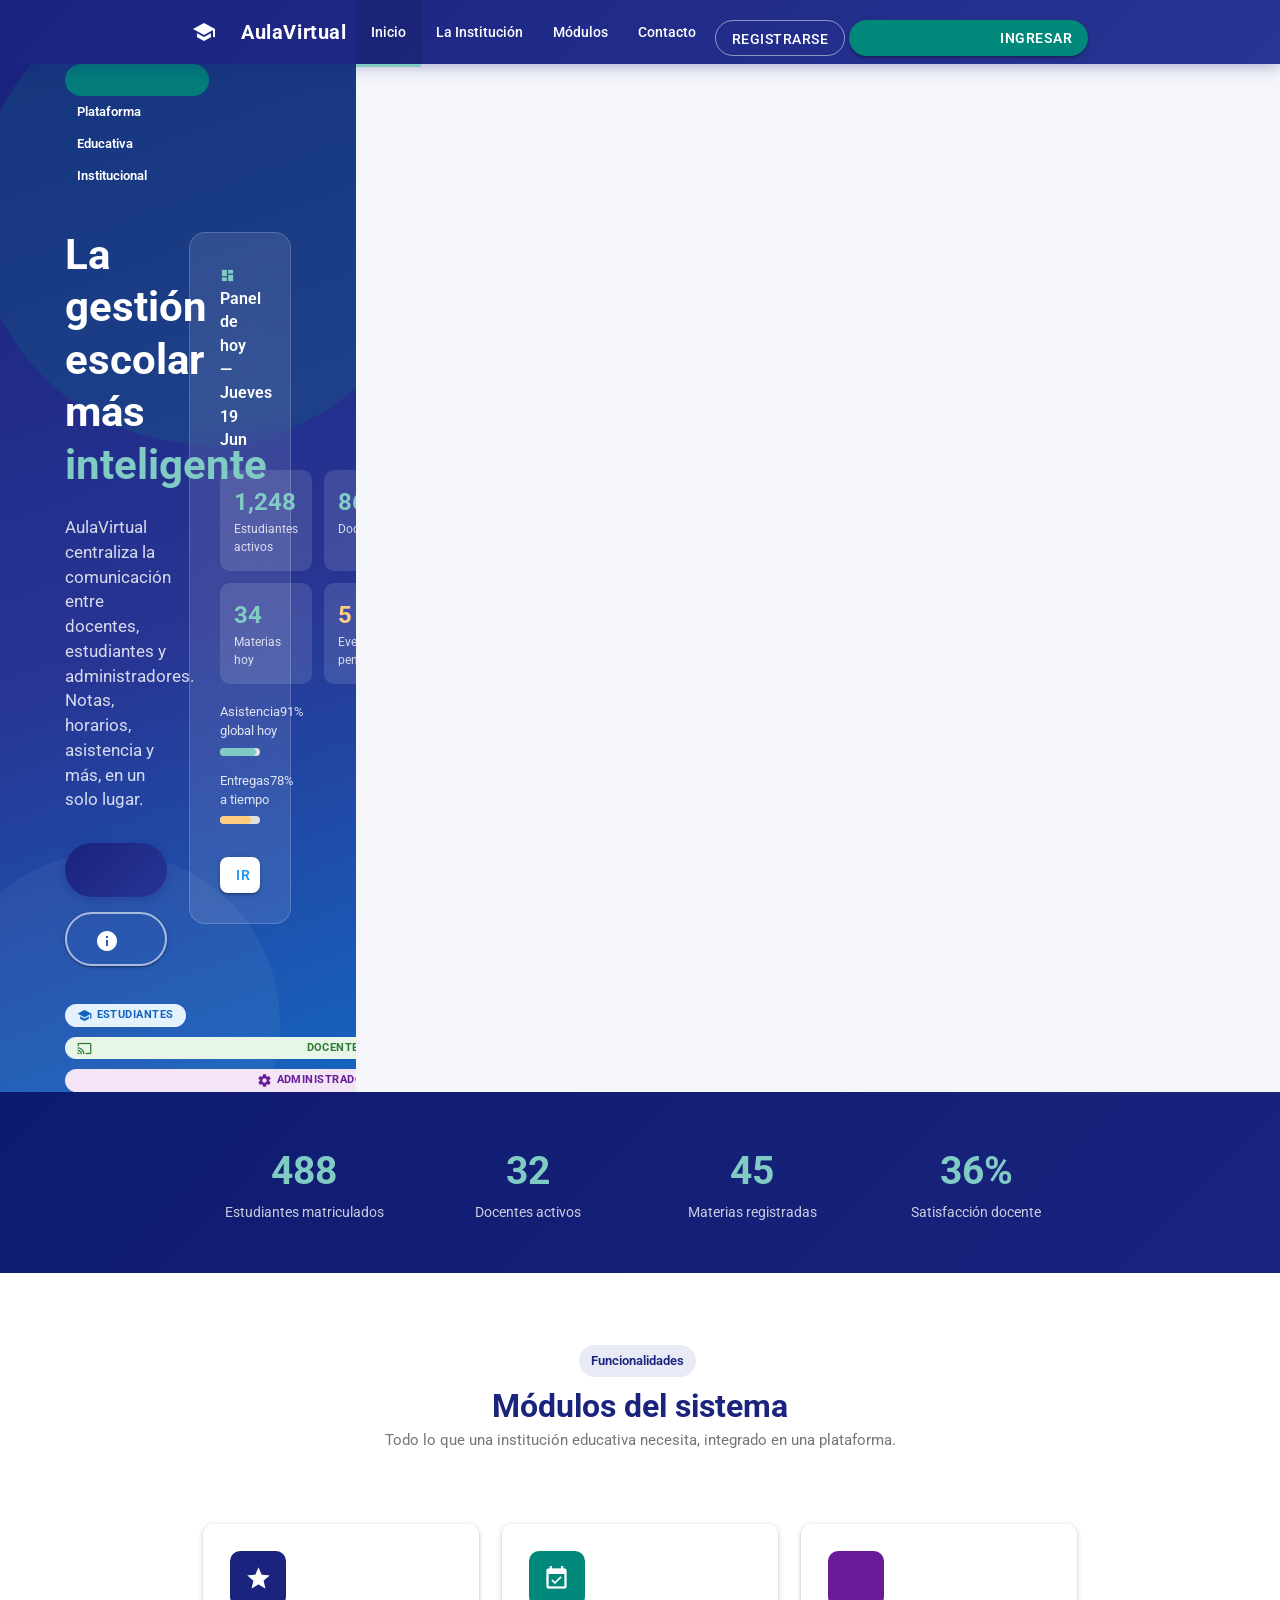
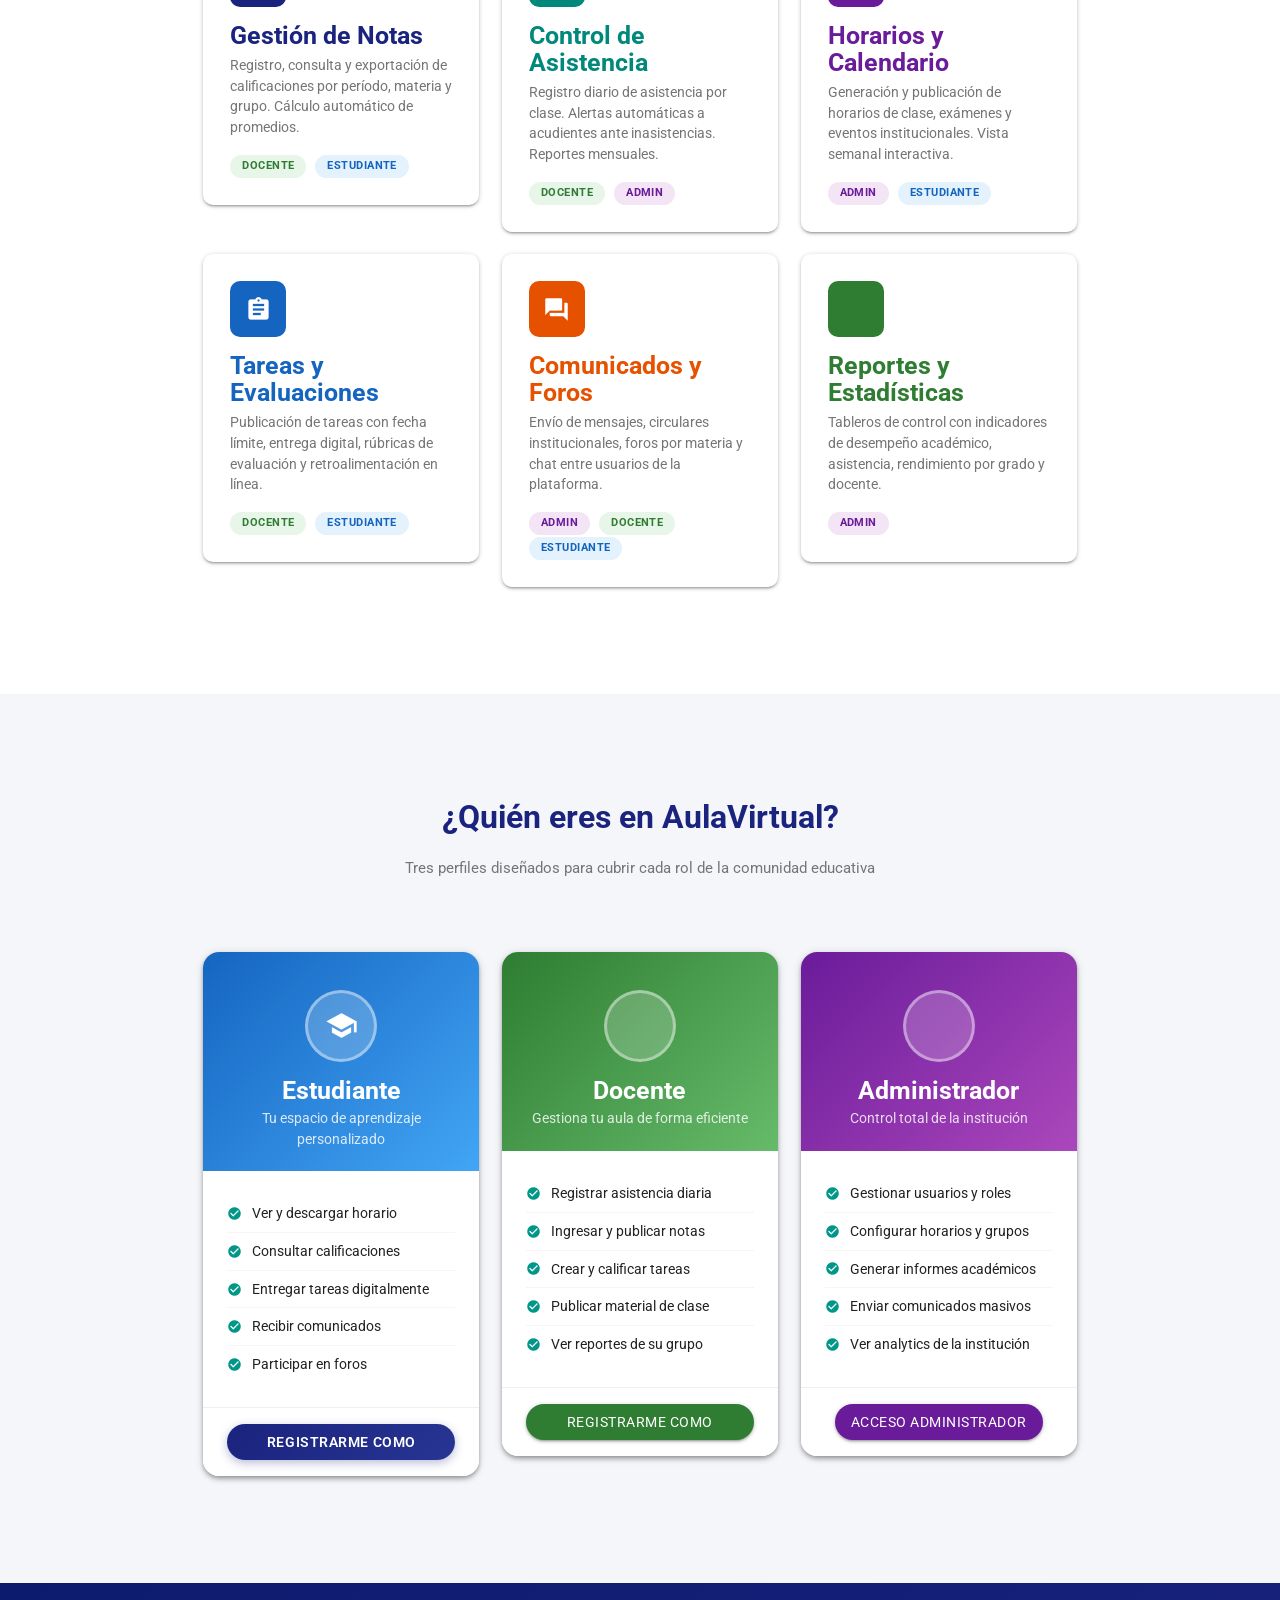
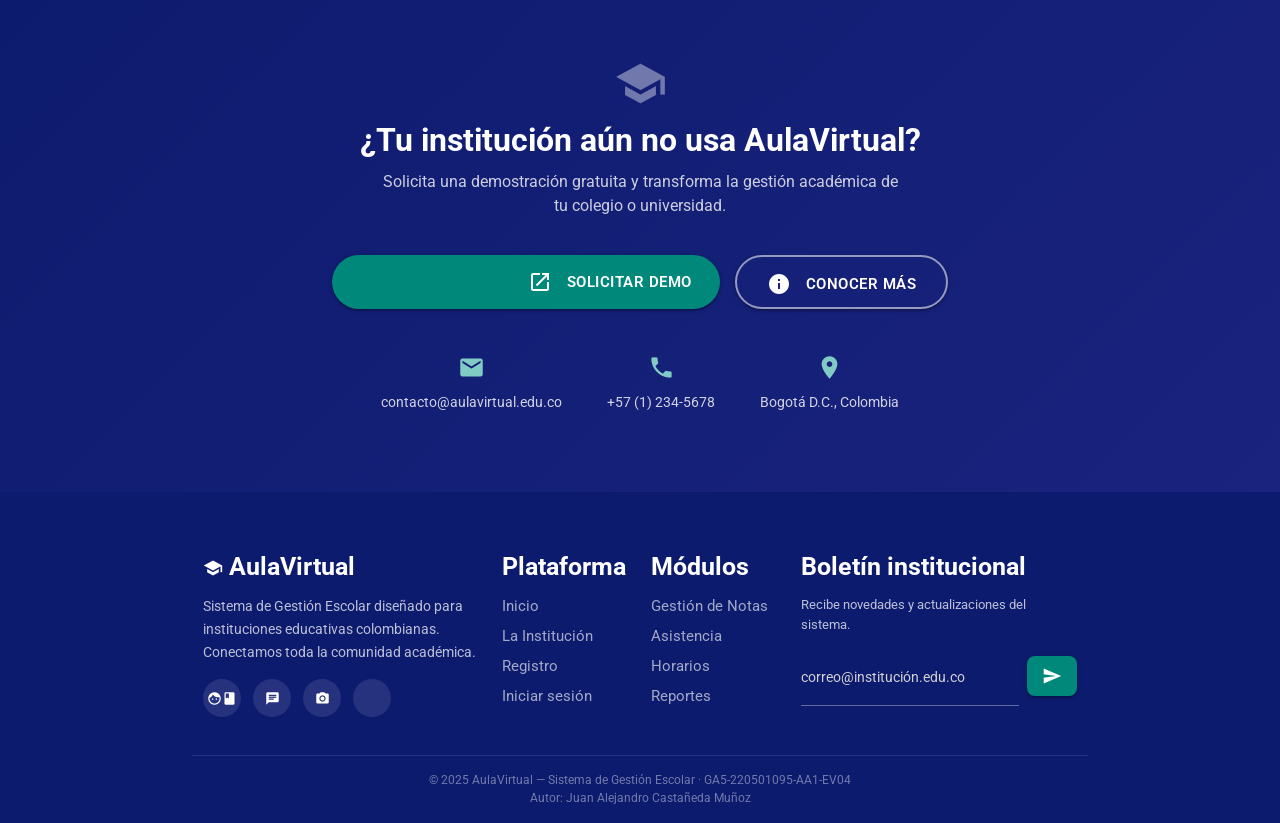
<file: index.html>
<!DOCTYPE html>
<html lang="es">
<head>
  <meta charset="UTF-8">
  <meta name="viewport" content="width=device-width, initial-scale=1.0">
  <meta name="author" content="Juan Alejandro Castañeda Muñoz">
  <meta name="description" content="AulaVirtual — Sistema de Gestión Escolar. Conectando docentes, estudiantes y administradores.">
  <title>AulaVirtual | Sistema de Gestión Escolar</title>
  <link href="https://fonts.googleapis.com/icon?family=Material+Icons" rel="stylesheet">
  <link href="https://fonts.googleapis.com/css2?family=Roboto:wght@300;400;500;700&display=swap" rel="stylesheet">
  <link rel="stylesheet" href="https://cdnjs.cloudflare.com/ajax/libs/materialize/1.0.0/css/materialize.min.css">
  <link rel="stylesheet" href="css/estilos.css">
</head>
<body>

<!-- ── SIDENAV MÓVIL ─────────────────────────────────────── -->
<ul class="sidenav" id="side-nav">
  <li>
    <div style="background:linear-gradient(135deg,#1A237E,#283593);padding:2rem 1.5rem;">
      <i class="material-icons white-text" style="font-size:2.4rem;">school</i>
      <h5 class="white-text" style="margin:.5rem 0 0;font-weight:700;">AulaVirtual</h5>
      <p class="white-text" style="margin:0;font-size:.82rem;opacity:.8;">Sistema de Gestión Escolar</p>
    </div>
  </li>
  <li><a href="index.html"     class="waves-effect"><i class="material-icons">home</i>Inicio</a></li>
  <li><a href="informacion.html" class="waves-effect"><i class="material-icons">info</i>La Institución</a></li>
  <li><a href="registro.html"  class="waves-effect"><i class="material-icons">person_add</i>Registro</a></li>
  <li><a href="login.html"     class="waves-effect"><i class="material-icons">login</i>Iniciar sesión</a></li>
  <li><div class="divider"></div></li>
  <li><a href="#modulos"       class="waves-effect"><i class="material-icons">dashboard</i>Módulos</a></li>
  <li><a href="#roles"         class="waves-effect"><i class="material-icons">groups</i>Tipos de usuario</a></li>
  <li><a href="#contacto"      class="waves-effect"><i class="material-icons">contact_mail</i>Contacto</a></li>
</ul>

<!-- ── NAVBAR PRINCIPAL ──────────────────────────────────── -->
<nav class="av-nav">
  <div class="nav-wrapper container">
    <a href="#" data-target="side-nav" class="sidenav-trigger">
      <i class="material-icons">menu</i>
    </a>
    <a href="index.html" class="brand-logo">
      <i class="material-icons">school</i> AulaVirtual
    </a>
    <ul class="right hide-on-med-and-down">
      <li class="active"><a href="index.html">Inicio</a></li>
      <li><a href="informacion.html">La Institución</a></li>
      <li><a href="#modulos">Módulos</a></li>
      <li><a href="#contacto">Contacto</a></li>
      <li>
        <a href="registro.html"
           class="btn btn-flat white-text waves-effect btn-pill"
           style="border:1.5px solid rgba(255,255,255,.5);margin:10px 4px 0;">
          Registrarse
        </a>
      </li>
      <li>
        <a href="login.html"
           class="btn waves-effect waves-light btn-pill btn-accent"
           style="margin:10px 0 0;">
          <i class="material-icons left">login</i>Ingresar
        </a>
      </li>
    </ul>
  </div>
</nav>

<!-- ── HERO ───────────────────────────────────────────────── -->
<section class="av-hero" id="inicio">
  <div class="container">
    <div class="row valign-wrapper" style="margin:0;">

      <!-- Texto -->
      <div class="col s12 l6 hero-content fade-up">
        <div class="chip white-text" style="background:rgba(0,137,123,.85);font-weight:600;margin-bottom:1.2rem;">
          <i class="material-icons tiny" style="vertical-align:middle;">verified</i>
          Plataforma Educativa Institucional
        </div>
        <h1>La gestión escolar<br>más <em>inteligente</em></h1>
        <p class="lead">
          AulaVirtual centraliza la comunicación entre docentes, estudiantes y administradores.
          Notas, horarios, asistencia y más, en un solo lugar.
        </p>
        <div style="display:flex;gap:1rem;flex-wrap:wrap;">
          <a href="registro.html"
             class="btn-large waves-effect waves-light btn-av btn-pill fade-up d1">
            <i class="material-icons left">rocket_launch</i>Crear cuenta
          </a>
          <a href="informacion.html"
             class="btn-large waves-effect white-text btn-pill btn-outline fade-up d2"
             style="border-color:rgba(255,255,255,.6)!important;color:#fff!important;">
            <i class="material-icons left">info</i>Conocer más
          </a>
        </div>

        <!-- Badges de roles -->
        <div style="display:flex;gap:10px;flex-wrap:wrap;margin-top:2.5rem;" class="fade-up d3">
          <span class="role-badge role-student"><i class="material-icons tiny">school</i>Estudiantes</span>
          <span class="role-badge role-teacher"><i class="material-icons tiny">cast_for_education</i>Docentes</span>
          <span class="role-badge role-admin"  ><i class="material-icons tiny">admin_panel_settings</i>Administradores</span>
        </div>
      </div>

      <!-- Panel visual -->
      <div class="col l6 hide-on-med-and-down fade-up d2">
        <div style="background:rgba(255,255,255,.1);backdrop-filter:blur(14px);border:1px solid rgba(255,255,255,.18);border-radius:16px;padding:2rem;color:#fff;">
          <p style="font-weight:600;font-size:1.05rem;margin:0 0 1.2rem;">
            <i class="material-icons tiny" style="vertical-align:middle;color:#80CBC4;">dashboard</i>
            Panel de hoy — Jueves 19 Jun
          </p>

          <!-- Mini tarjetas -->
          <div style="display:grid;grid-template-columns:1fr 1fr;gap:12px;margin-bottom:1.2rem;">
            <div style="background:rgba(255,255,255,.12);border-radius:10px;padding:14px;">
              <div style="font-size:1.6rem;font-weight:700;color:#80CBC4;">1,248</div>
              <div style="font-size:.82rem;opacity:.8;">Estudiantes activos</div>
            </div>
            <div style="background:rgba(255,255,255,.12);border-radius:10px;padding:14px;">
              <div style="font-size:1.6rem;font-weight:700;color:#80CBC4;">86</div>
              <div style="font-size:.82rem;opacity:.8;">Docentes</div>
            </div>
            <div style="background:rgba(255,255,255,.12);border-radius:10px;padding:14px;">
              <div style="font-size:1.6rem;font-weight:700;color:#80CBC4;">34</div>
              <div style="font-size:.82rem;opacity:.8;">Materias hoy</div>
            </div>
            <div style="background:rgba(255,255,255,.12);border-radius:10px;padding:14px;">
              <div style="font-size:1.6rem;font-weight:700;color:#FFCC80;">5</div>
              <div style="font-size:.82rem;opacity:.8;">Eventos pendientes</div>
            </div>
          </div>

          <!-- Progreso asistencia -->
          <div style="margin-bottom:.8rem;">
            <div class="progress-label white-text" style="opacity:.85;">
              <span>Asistencia global hoy</span><span>91%</span>
            </div>
            <div class="progress av-progress">
              <div class="determinate" style="width:91%;background:#80CBC4;"></div>
            </div>
          </div>
          <div>
            <div class="progress-label white-text" style="opacity:.85;">
              <span>Entregas a tiempo</span><span>78%</span>
            </div>
            <div class="progress av-progress">
              <div class="determinate" style="width:78%;background:#FFCC80;"></div>
            </div>
          </div>

          <a href="login.html" class="btn waves-effect white blue-text darken-3 waves-light"
             style="width:100%;margin-top:1.2rem;border-radius:8px;font-weight:600;">
            Ir a mi panel <i class="material-icons right">arrow_forward</i>
          </a>
        </div>
      </div>

    </div>
  </div>
</section>

<!-- ── ESTADÍSTICAS ───────────────────────────────────────── -->
<section class="av-stats">
  <div class="container">
    <div class="row" style="margin:0;">
      <div class="col s6 m3 stat-box">
        <span class="num" data-count="1248" data-suffix="">0</span>
        <span class="lbl">Estudiantes matriculados</span>
      </div>
      <div class="col s6 m3 stat-box">
        <span class="num" data-count="86" data-suffix="">0</span>
        <span class="lbl">Docentes activos</span>
      </div>
      <div class="col s6 m3 stat-box">
        <span class="num" data-count="120" data-suffix="">0</span>
        <span class="lbl">Materias registradas</span>
      </div>
      <div class="col s6 m3 stat-box">
        <span class="num" data-count="98" data-suffix="%">0%</span>
        <span class="lbl">Satisfacción docente</span>
      </div>
    </div>
  </div>
</section>

<!-- ── MÓDULOS DEL SISTEMA ────────────────────────────────── -->
<section style="padding:72px 0;background:#fff;" id="modulos">
  <div class="container">
    <div class="row">
      <div class="col s12 center-align">
        <div class="chip" style="background:#E8EAF6;color:#1A237E;font-weight:600;">Funcionalidades</div>
        <h2 style="font-size:2.1rem;font-weight:700;color:#1A237E;margin:.5rem 0 .3rem;">Módulos del sistema</h2>
        <p style="color:#757575;max-width:540px;margin:0 auto 3rem;">
          Todo lo que una institución educativa necesita, integrado en una plataforma.
        </p>
      </div>
    </div>
    <div class="row">

      <!-- Módulo 1 -->
      <div class="col s12 m6 l4">
        <div class="card module-card hoverable z-depth-1" style="padding:1.8rem;">
          <div class="module-card card-icon" style="background:#1A237E;">
            <i class="material-icons">grade</i>
          </div>
          <h5 style="font-weight:700;color:#1A237E;margin:.4rem 0;">Gestión de Notas</h5>
          <p style="color:#757575;font-size:.92rem;margin:0;">
            Registro, consulta y exportación de calificaciones por período, materia y grupo. Cálculo automático de promedios.
          </p>
          <div style="margin-top:1rem;">
            <span class="role-badge role-teacher" style="margin-right:5px;">Docente</span>
            <span class="role-badge role-student">Estudiante</span>
          </div>
        </div>
      </div>

      <!-- Módulo 2 -->
      <div class="col s12 m6 l4">
        <div class="card module-card hoverable z-depth-1" style="padding:1.8rem;">
          <div class="module-card card-icon" style="background:#00897B;">
            <i class="material-icons">event_available</i>
          </div>
          <h5 style="font-weight:700;color:#00897B;margin:.4rem 0;">Control de Asistencia</h5>
          <p style="color:#757575;font-size:.92rem;margin:0;">
            Registro diario de asistencia por clase. Alertas automáticas a acudientes ante inasistencias. Reportes mensuales.
          </p>
          <div style="margin-top:1rem;">
            <span class="role-badge role-teacher" style="margin-right:5px;">Docente</span>
            <span class="role-badge role-admin">Admin</span>
          </div>
        </div>
      </div>

      <!-- Módulo 3 -->
      <div class="col s12 m6 l4">
        <div class="card module-card hoverable z-depth-1" style="padding:1.8rem;">
          <div class="module-card card-icon" style="background:#6A1B9A;">
            <i class="material-icons">calendar_month</i>
          </div>
          <h5 style="font-weight:700;color:#6A1B9A;margin:.4rem 0;">Horarios y Calendario</h5>
          <p style="color:#757575;font-size:.92rem;margin:0;">
            Generación y publicación de horarios de clase, exámenes y eventos institucionales. Vista semanal interactiva.
          </p>
          <div style="margin-top:1rem;">
            <span class="role-badge role-admin" style="margin-right:5px;">Admin</span>
            <span class="role-badge role-student">Estudiante</span>
          </div>
        </div>
      </div>

      <!-- Módulo 4 -->
      <div class="col s12 m6 l4">
        <div class="card module-card hoverable z-depth-1" style="padding:1.8rem;">
          <div class="module-card card-icon" style="background:#1565C0;">
            <i class="material-icons">assignment</i>
          </div>
          <h5 style="font-weight:700;color:#1565C0;margin:.4rem 0;">Tareas y Evaluaciones</h5>
          <p style="color:#757575;font-size:.92rem;margin:0;">
            Publicación de tareas con fecha límite, entrega digital, rúbricas de evaluación y retroalimentación en línea.
          </p>
          <div style="margin-top:1rem;">
            <span class="role-badge role-teacher" style="margin-right:5px;">Docente</span>
            <span class="role-badge role-student">Estudiante</span>
          </div>
        </div>
      </div>

      <!-- Módulo 5 -->
      <div class="col s12 m6 l4">
        <div class="card module-card hoverable z-depth-1" style="padding:1.8rem;">
          <div class="module-card card-icon" style="background:#E65100;">
            <i class="material-icons">forum</i>
          </div>
          <h5 style="font-weight:700;color:#E65100;margin:.4rem 0;">Comunicados y Foros</h5>
          <p style="color:#757575;font-size:.92rem;margin:0;">
            Envío de mensajes, circulares institucionales, foros por materia y chat entre usuarios de la plataforma.
          </p>
          <div style="margin-top:1rem;">
            <span class="role-badge role-admin" style="margin-right:5px;">Admin</span>
            <span class="role-badge role-teacher" style="margin-right:5px;">Docente</span>
            <span class="role-badge role-student">Estudiante</span>
          </div>
        </div>
      </div>

      <!-- Módulo 6 -->
      <div class="col s12 m6 l4">
        <div class="card module-card hoverable z-depth-1" style="padding:1.8rem;">
          <div class="module-card card-icon" style="background:#2E7D32;">
            <i class="material-icons">bar_chart</i>
          </div>
          <h5 style="font-weight:700;color:#2E7D32;margin:.4rem 0;">Reportes y Estadísticas</h5>
          <p style="color:#757575;font-size:.92rem;margin:0;">
            Tableros de control con indicadores de desempeño académico, asistencia, rendimiento por grado y docente.
          </p>
          <div style="margin-top:1rem;">
            <span class="role-badge role-admin">Admin</span>
          </div>
        </div>
      </div>

    </div>
  </div>
</section>

<!-- ── TIPOS DE USUARIO ───────────────────────────────────── -->
<section style="padding:72px 0;background:#F5F6FA;" id="roles">
  <div class="container">
    <div class="row">
      <div class="col s12 center-align">
        <h2 style="font-size:2.1rem;font-weight:700;color:#1A237E;">¿Quién eres en AulaVirtual?</h2>
        <p style="color:#757575;max-width:520px;margin:.3rem auto 3rem;">
          Tres perfiles diseñados para cubrir cada rol de la comunidad educativa
        </p>
      </div>
    </div>
    <div class="row">

      <!-- Estudiante -->
      <div class="col s12 m4">
        <div class="card role-card z-depth-2">
          <div class="role-card-header" style="background:linear-gradient(135deg,#1565C0,#42A5F5);">
            <div class="role-avatar"><i class="material-icons">school</i></div>
            <h5>Estudiante</h5>
            <p>Tu espacio de aprendizaje personalizado</p>
          </div>
          <div class="card-content">
            <ul style="list-style:none;padding:0;margin:0;">
              <li style="padding:8px 0;border-bottom:1px solid #f5f5f5;display:flex;gap:10px;align-items:center;">
                <i class="material-icons tiny teal-text">check_circle</i>
                <span style="font-size:.92rem;">Ver y descargar horario</span>
              </li>
              <li style="padding:8px 0;border-bottom:1px solid #f5f5f5;display:flex;gap:10px;align-items:center;">
                <i class="material-icons tiny teal-text">check_circle</i>
                <span style="font-size:.92rem;">Consultar calificaciones</span>
              </li>
              <li style="padding:8px 0;border-bottom:1px solid #f5f5f5;display:flex;gap:10px;align-items:center;">
                <i class="material-icons tiny teal-text">check_circle</i>
                <span style="font-size:.92rem;">Entregar tareas digitalmente</span>
              </li>
              <li style="padding:8px 0;border-bottom:1px solid #f5f5f5;display:flex;gap:10px;align-items:center;">
                <i class="material-icons tiny teal-text">check_circle</i>
                <span style="font-size:.92rem;">Recibir comunicados</span>
              </li>
              <li style="padding:8px 0;display:flex;gap:10px;align-items:center;">
                <i class="material-icons tiny teal-text">check_circle</i>
                <span style="font-size:.92rem;">Participar en foros</span>
              </li>
            </ul>
          </div>
          <div class="card-action center-align" style="border-top:1px solid #f0f0f0;">
            <a href="registro.html" class="btn waves-effect waves-light btn-av btn-pill">
              Registrarme como estudiante
            </a>
          </div>
        </div>
      </div>

      <!-- Docente -->
      <div class="col s12 m4">
        <div class="card role-card z-depth-2">
          <div class="role-card-header" style="background:linear-gradient(135deg,#2E7D32,#66BB6A);">
            <div class="role-avatar"><i class="material-icons">cast_for_education</i></div>
            <h5>Docente</h5>
            <p>Gestiona tu aula de forma eficiente</p>
          </div>
          <div class="card-content">
            <ul style="list-style:none;padding:0;margin:0;">
              <li style="padding:8px 0;border-bottom:1px solid #f5f5f5;display:flex;gap:10px;align-items:center;">
                <i class="material-icons tiny teal-text">check_circle</i>
                <span style="font-size:.92rem;">Registrar asistencia diaria</span>
              </li>
              <li style="padding:8px 0;border-bottom:1px solid #f5f5f5;display:flex;gap:10px;align-items:center;">
                <i class="material-icons tiny teal-text">check_circle</i>
                <span style="font-size:.92rem;">Ingresar y publicar notas</span>
              </li>
              <li style="padding:8px 0;border-bottom:1px solid #f5f5f5;display:flex;gap:10px;align-items:center;">
                <i class="material-icons tiny teal-text">check_circle</i>
                <span style="font-size:.92rem;">Crear y calificar tareas</span>
              </li>
              <li style="padding:8px 0;border-bottom:1px solid #f5f5f5;display:flex;gap:10px;align-items:center;">
                <i class="material-icons tiny teal-text">check_circle</i>
                <span style="font-size:.92rem;">Publicar material de clase</span>
              </li>
              <li style="padding:8px 0;display:flex;gap:10px;align-items:center;">
                <i class="material-icons tiny teal-text">check_circle</i>
                <span style="font-size:.92rem;">Ver reportes de su grupo</span>
              </li>
            </ul>
          </div>
          <div class="card-action center-align" style="border-top:1px solid #f0f0f0;">
            <a href="registro.html" class="btn waves-effect waves-light btn-pill"
               style="background:#2E7D32;">
              Registrarme como docente
            </a>
          </div>
        </div>
      </div>

      <!-- Administrador -->
      <div class="col s12 m4">
        <div class="card role-card z-depth-2">
          <div class="role-card-header" style="background:linear-gradient(135deg,#6A1B9A,#AB47BC);">
            <div class="role-avatar"><i class="material-icons">admin_panel_settings</i></div>
            <h5>Administrador</h5>
            <p>Control total de la institución</p>
          </div>
          <div class="card-content">
            <ul style="list-style:none;padding:0;margin:0;">
              <li style="padding:8px 0;border-bottom:1px solid #f5f5f5;display:flex;gap:10px;align-items:center;">
                <i class="material-icons tiny teal-text">check_circle</i>
                <span style="font-size:.92rem;">Gestionar usuarios y roles</span>
              </li>
              <li style="padding:8px 0;border-bottom:1px solid #f5f5f5;display:flex;gap:10px;align-items:center;">
                <i class="material-icons tiny teal-text">check_circle</i>
                <span style="font-size:.92rem;">Configurar horarios y grupos</span>
              </li>
              <li style="padding:8px 0;border-bottom:1px solid #f5f5f5;display:flex;gap:10px;align-items:center;">
                <i class="material-icons tiny teal-text">check_circle</i>
                <span style="font-size:.92rem;">Generar informes académicos</span>
              </li>
              <li style="padding:8px 0;border-bottom:1px solid #f5f5f5;display:flex;gap:10px;align-items:center;">
                <i class="material-icons tiny teal-text">check_circle</i>
                <span style="font-size:.92rem;">Enviar comunicados masivos</span>
              </li>
              <li style="padding:8px 0;display:flex;gap:10px;align-items:center;">
                <i class="material-icons tiny teal-text">check_circle</i>
                <span style="font-size:.92rem;">Ver analytics de la institución</span>
              </li>
            </ul>
          </div>
          <div class="card-action center-align" style="border-top:1px solid #f0f0f0;">
            <a href="login.html" class="btn waves-effect waves-light btn-pill"
               style="background:#6A1B9A;">
              Acceso administrador
            </a>
          </div>
        </div>
      </div>

    </div>
  </div>
</section>

<!-- ── CTA + CONTACTO ─────────────────────────────────────── -->
<section style="background:linear-gradient(135deg,#0D1B6E,#1A237E);padding:5rem 0;text-align:center;" id="contacto">
  <div class="container">
    <i class="material-icons white-text" style="font-size:3.5rem;opacity:.4;">school</i>
    <h2 class="white-text" style="font-size:2.1rem;font-weight:700;margin:.5rem 0;">
      ¿Tu institución aún no usa AulaVirtual?
    </h2>
    <p class="white-text" style="opacity:.78;max-width:520px;margin:.8rem auto 2.5rem;font-size:1.05rem;">
      Solicita una demostración gratuita y transforma la gestión académica de tu colegio o universidad.
    </p>
    <div style="display:flex;gap:1rem;justify-content:center;flex-wrap:wrap;">
      <a href="registro.html" class="btn-large waves-effect waves-light btn-accent btn-pill">
        <i class="material-icons left">rocket_launch</i>Solicitar demo
      </a>
      <a href="informacion.html" class="btn-large waves-effect white-text btn-pill"
         style="border:2px solid rgba(255,255,255,.55);border-radius:99px;background:transparent;height:54px;line-height:54px;padding:0 2rem;font-weight:600;">
        <i class="material-icons left">info</i>Conocer más
      </a>
    </div>
    <div style="display:flex;justify-content:center;gap:3rem;margin-top:3rem;flex-wrap:wrap;">
      <div class="white-text" style="text-align:center;">
        <i class="material-icons" style="color:#80CBC4;font-size:1.8rem;">email</i>
        <p style="margin:.3rem 0;opacity:.8;font-size:.9rem;">contacto@aulavirtual.edu.co</p>
      </div>
      <div class="white-text" style="text-align:center;">
        <i class="material-icons" style="color:#80CBC4;font-size:1.8rem;">phone</i>
        <p style="margin:.3rem 0;opacity:.8;font-size:.9rem;">+57 (1) 234-5678</p>
      </div>
      <div class="white-text" style="text-align:center;">
        <i class="material-icons" style="color:#80CBC4;font-size:1.8rem;">location_on</i>
        <p style="margin:.3rem 0;opacity:.8;font-size:.9rem;">Bogotá D.C., Colombia</p>
      </div>
    </div>
  </div>
</section>

<!-- ── FOOTER ─────────────────────────────────────────────── -->
<footer class="av-footer">
  <div class="container">
    <div class="row">
      <div class="col s12 m4">
        <h5><i class="material-icons" style="vertical-align:middle;font-size:1.3rem;">school</i> AulaVirtual</h5>
        <p style="font-size:.9rem;line-height:1.7;">
          Sistema de Gestión Escolar diseñado para instituciones educativas colombianas.
          Conectamos toda la comunidad académica.
        </p>
        <div class="social-links" style="margin-top:1rem;">
          <a href="#" aria-label="Facebook"><i class="material-icons tiny">facebook</i></a>
          <a href="#" aria-label="Twitter"><i class="material-icons tiny">chat</i></a>
          <a href="#" aria-label="Instagram"><i class="material-icons tiny">photo_camera</i></a>
          <a href="#" aria-label="YouTube"><i class="material-icons tiny">smart_display</i></a>
        </div>
      </div>
      <div class="col s6 m2">
        <h5>Plataforma</h5>
        <a href="index.html">Inicio</a>
        <a href="informacion.html">La Institución</a>
        <a href="registro.html">Registro</a>
        <a href="login.html">Iniciar sesión</a>
      </div>
      <div class="col s6 m2">
        <h5>Módulos</h5>
        <a href="#">Gestión de Notas</a>
        <a href="#">Asistencia</a>
        <a href="#">Horarios</a>
        <a href="#">Reportes</a>
      </div>
      <div class="col s12 m4">
        <h5>Boletín institucional</h5>
        <p style="font-size:.88rem;">Recibe novedades y actualizaciones del sistema.</p>
        <div style="display:flex;gap:8px;margin-top:.8rem;">
          <input type="email" placeholder="correo@institución.edu.co"
                 style="border:none;border-bottom:1px solid rgba(255,255,255,.35);background:transparent;color:#fff;flex:1;outline:none;padding:6px 0;font-size:.9rem;">
          <button class="btn waves-effect btn-accent" style="height:40px;margin-top:8px;border-radius:8px;padding:0 1rem;">
            <i class="material-icons" style="line-height:40px;">send</i>
          </button>
        </div>
      </div>
    </div>
    <div class="footer-bottom">
      © 2025 AulaVirtual — Sistema de Gestión Escolar · GA5-220501095-AA1-EV04<br>Autor: Juan Alejandro Castañeda Muñoz
    </div>
  </div>
</footer>

<script src="https://cdnjs.cloudflare.com/ajax/libs/materialize/1.0.0/js/materialize.min.js"></script>
<script src="js/scripts.js"></script>
</body>
</html>
</file>
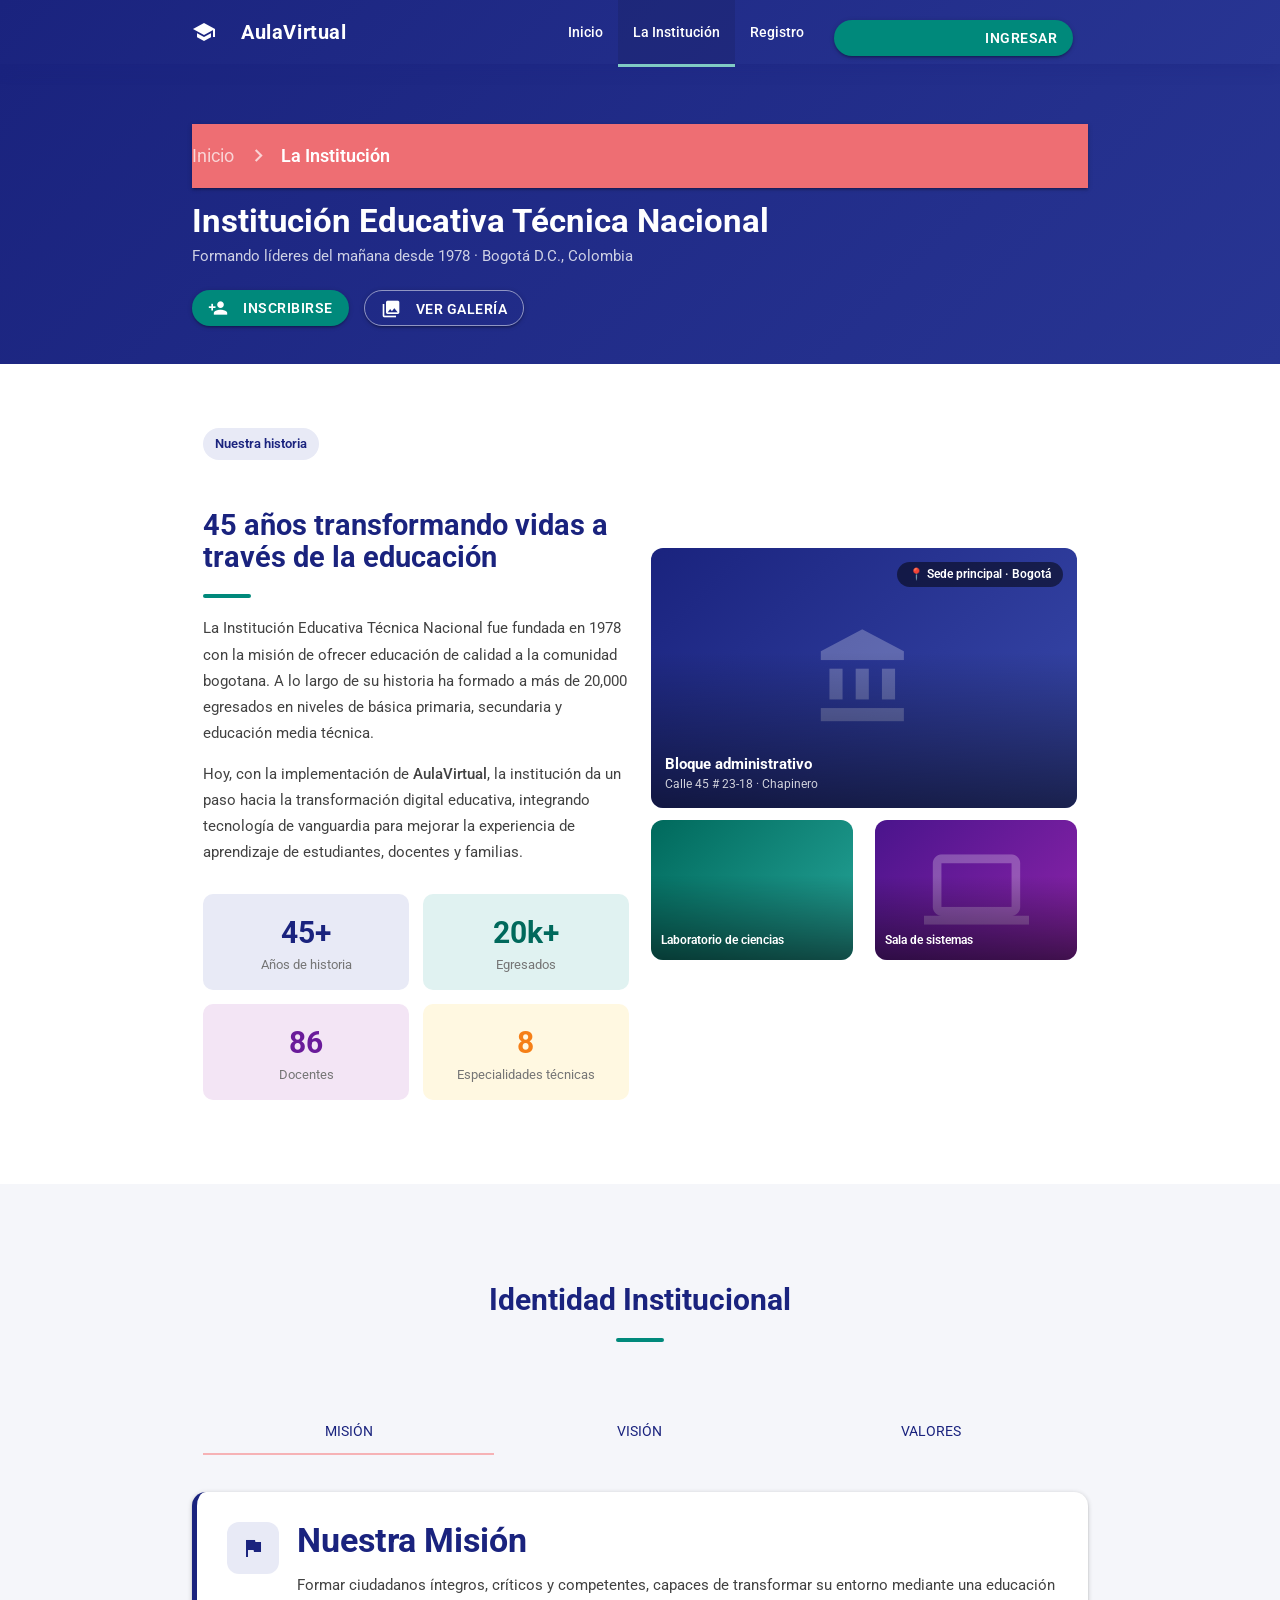
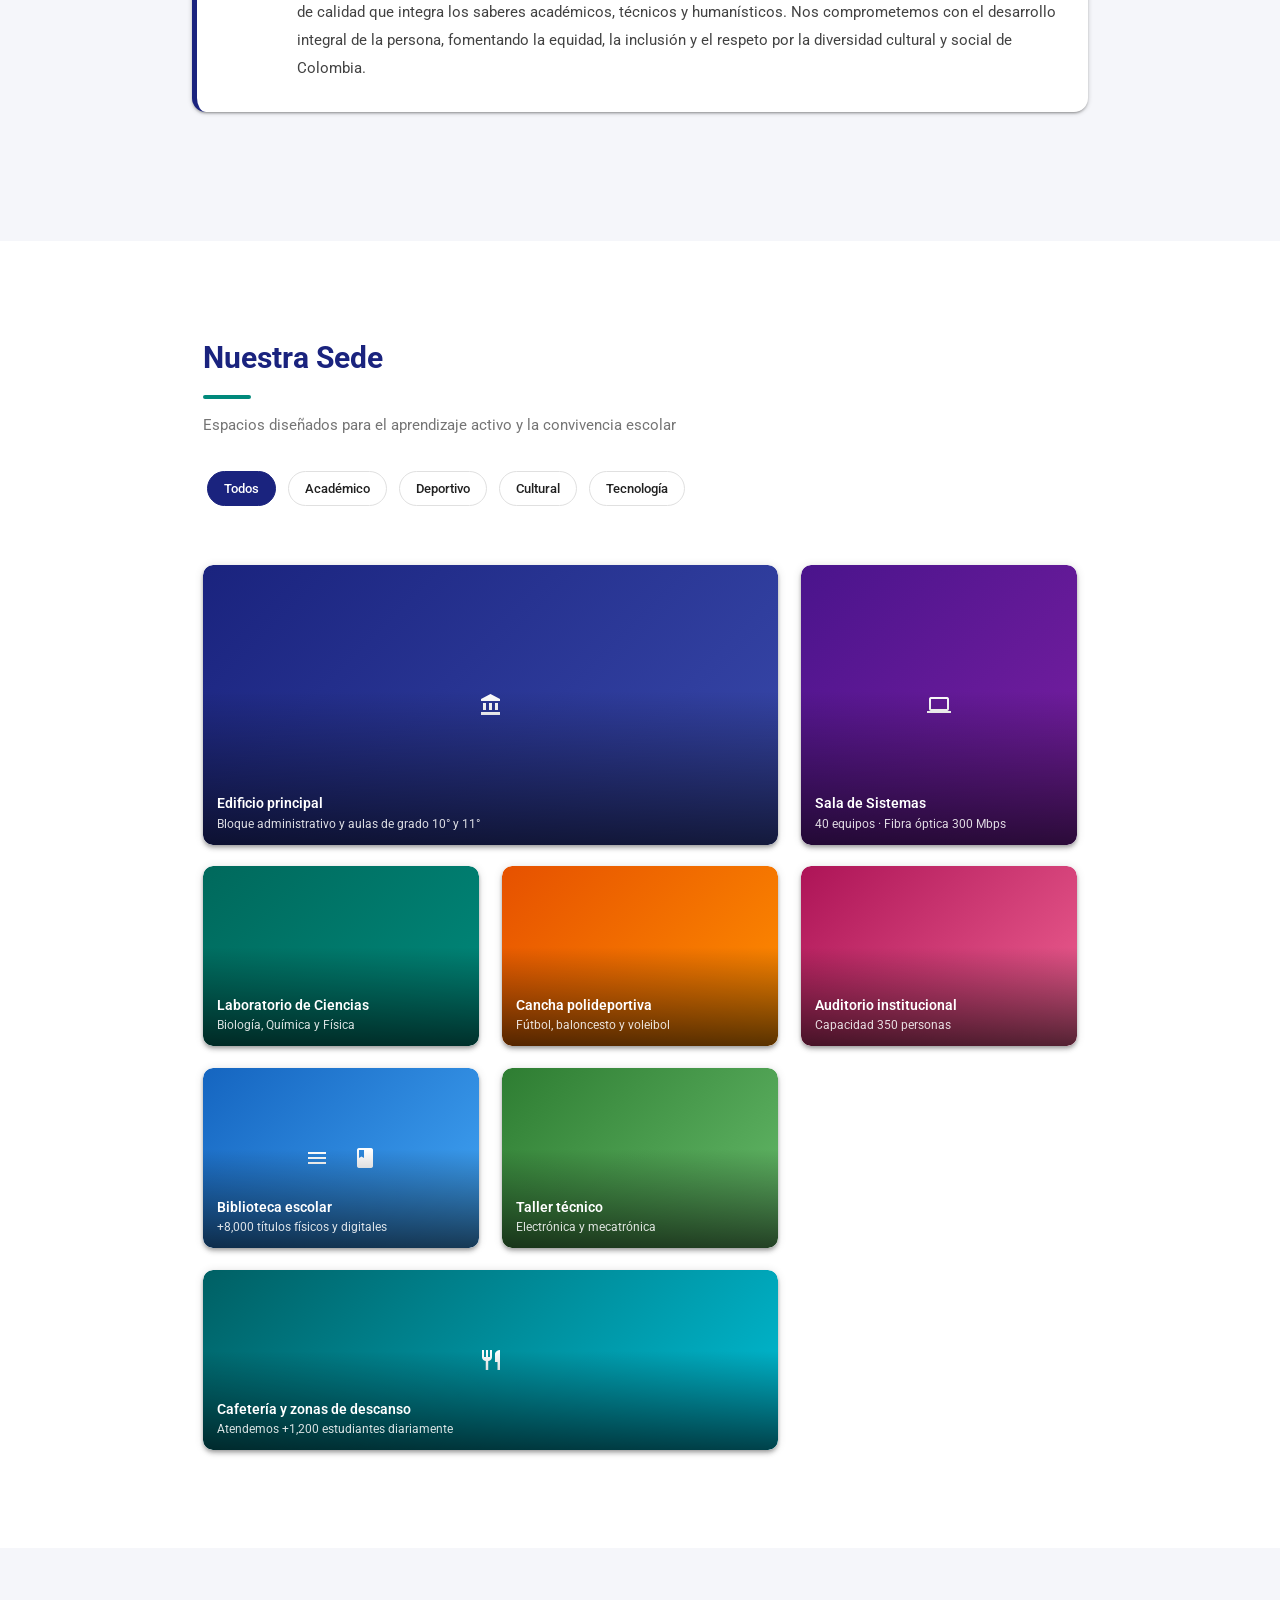
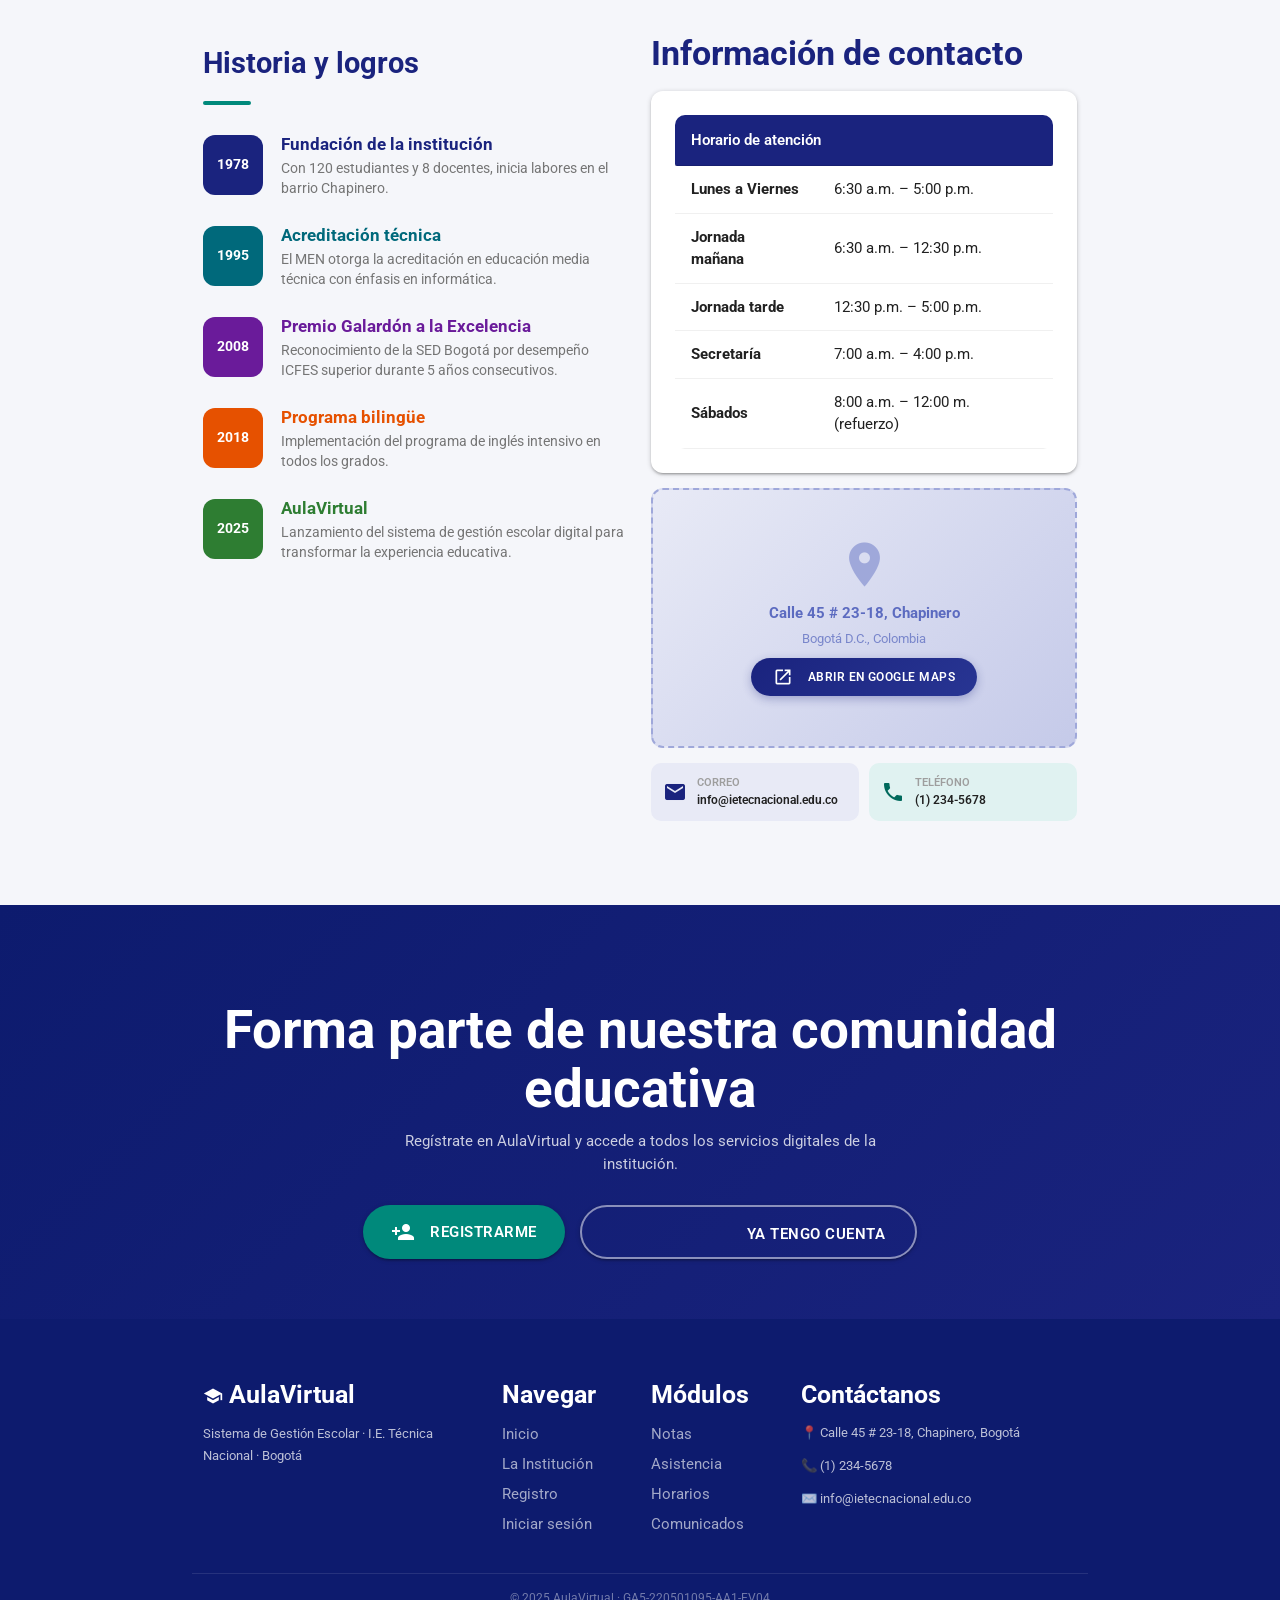
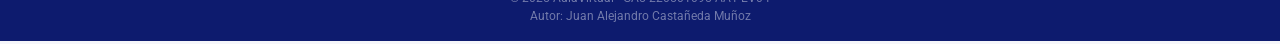
<file: informacion.html>
<!DOCTYPE html>
<html lang="es">
<head>
  <meta charset="UTF-8">
  <meta name="viewport" content="width=device-width, initial-scale=1.0">
  <meta name="author" content="Juan Alejandro Castañeda Muñoz">
  <title>La Institución | AulaVirtual</title>
  <link href="https://fonts.googleapis.com/icon?family=Material+Icons" rel="stylesheet">
  <link href="https://fonts.googleapis.com/css2?family=Roboto:wght@300;400;500;700&display=swap" rel="stylesheet">
  <link rel="stylesheet" href="https://cdnjs.cloudflare.com/ajax/libs/materialize/1.0.0/css/materialize.min.css">
  <link rel="stylesheet" href="css/estilos.css">
  <style>
    /* Imagen placeholder decorativa */
    .inst-img {
      border-radius: 12px;
      overflow: hidden;
      height: 260px;
      display: flex; align-items: center; justify-content: center;
      position: relative;
    }
    .inst-img .material-icons { font-size: 7rem; opacity: .25; }
    .inst-img .img-tag {
      position: absolute; top: 14px; right: 14px;
      background: rgba(0,0,0,.5); color: #fff;
      padding: 4px 12px; border-radius: 99px;
      font-size: .78rem; font-weight: 600;
    }
    /* Galería decorativa */
    .gallery-grid { display: grid; grid-template-columns: repeat(3,1fr); gap: 14px; }
    .gallery-grid .g-item {
      border-radius: 10px; overflow: hidden;
      height: 140px; display: flex; align-items: center; justify-content: center;
      cursor: pointer; transition: transform .28s, box-shadow .28s;
      position: relative;
    }
    .gallery-grid .g-item:hover { transform: scale(1.03); box-shadow: 0 8px 24px rgba(0,0,0,.2); }
    .gallery-grid .g-item:first-child { grid-column: span 2; height: 200px; }
    .gallery-grid .g-item .material-icons { font-size: 4rem; opacity: .3; }
    .gallery-grid .g-item .g-label {
      position: absolute; bottom: 10px; left: 12px;
      color: #fff; font-size: .82rem; font-weight: 600;
      text-shadow: 0 1px 4px rgba(0,0,0,.6);
    }
    .img-overlay-full {
      position: absolute; inset: 0;
      background: linear-gradient(to top, rgba(0,0,0,.55) 0%, transparent 60%);
    }
    /* Timeline */
    .hito { display: flex; gap: 1.2rem; margin-bottom: 1.8rem; align-items: flex-start; }
    .hito-year {
      min-width: 60px; height: 60px; border-radius: 12px;
      display: flex; align-items: center; justify-content: center;
      font-weight: 700; font-size: .95rem; color: #fff; flex-shrink: 0;
    }
    /* Mapa visual */
    .mapa-placeholder {
      height: 260px; border-radius: 12px;
      background: linear-gradient(135deg, #E8EAF6, #C5CAE9);
      display: flex; align-items: center; justify-content: center;
      flex-direction: column; gap: 10px; color: #5C6BC0;
      border: 2px dashed #9FA8DA;
    }
  </style>
</head>
<body>

<!-- SIDENAV -->
<ul class="sidenav" id="side-nav">
  <li><a href="index.html"       ><i class="material-icons">home</i>Inicio</a></li>
  <li><a href="informacion.html" ><i class="material-icons">info</i>La Institución</a></li>
  <li><a href="registro.html"    ><i class="material-icons">person_add</i>Registro</a></li>
  <li><a href="login.html"       ><i class="material-icons">login</i>Iniciar sesión</a></li>
</ul>

<!-- NAVBAR -->
<nav class="av-nav">
  <div class="nav-wrapper container">
    <a href="#" data-target="side-nav" class="sidenav-trigger"><i class="material-icons">menu</i></a>
    <a href="index.html" class="brand-logo"><i class="material-icons">school</i> AulaVirtual</a>
    <ul class="right hide-on-med-and-down">
      <li><a href="index.html">Inicio</a></li>
      <li class="active"><a href="informacion.html">La Institución</a></li>
      <li><a href="registro.html">Registro</a></li>
      <li>
        <a href="login.html" class="btn waves-effect waves-light btn-pill btn-accent"
           style="margin-top:10px;">
          <i class="material-icons left">login</i>Ingresar
        </a>
      </li>
    </ul>
  </div>
</nav>

<!-- BANNER DE PÁGINA -->
<section class="page-banner">
  <div class="container">
    <nav aria-label="breadcrumb" style="margin-bottom:1rem;">
      <a href="index.html" class="breadcrumb white-text" style="opacity:.7;">Inicio</a>
      <a href="#" class="breadcrumb white-text" style="font-weight:600;">La Institución</a>
    </nav>
    <h1>Institución Educativa Técnica Nacional</h1>
    <p>Formando líderes del mañana desde 1978 · Bogotá D.C., Colombia</p>
    <div style="display:flex;gap:1rem;margin-top:1.5rem;flex-wrap:wrap;">
      <a href="registro.html" class="btn waves-effect waves-light btn-accent btn-pill">
        <i class="material-icons left">person_add</i>Inscribirse
      </a>
      <a href="#galeria" class="btn waves-effect white-text btn-pill"
         style="border:1.5px solid rgba(255,255,255,.5);background:transparent;font-weight:600;">
        <i class="material-icons left">photo_library</i>Ver galería
      </a>
    </div>
  </div>
</section>

<!-- RESUMEN + IMAGEN PRINCIPAL -->
<section style="padding:64px 0;background:#fff;">
  <div class="container">
    <div class="row valign-wrapper">

      <div class="col s12 m6 fade-up">
        <div class="chip" style="background:#E8EAF6;color:#1A237E;font-weight:600;margin-bottom:1rem;">
          Nuestra historia
        </div>
        <h2 style="font-size:1.9rem;font-weight:700;color:#1A237E;">
          45 años transformando vidas a través de la educación
        </h2>
        <div style="width:48px;height:4px;background:#00897B;border-radius:99px;margin:.8rem 0 1.2rem;"></div>
        <p style="color:#424242;line-height:1.8;font-size:.97rem;">
          La Institución Educativa Técnica Nacional fue fundada en 1978 con la misión de ofrecer
          educación de calidad a la comunidad bogotana. A lo largo de su historia ha formado a
          más de 20,000 egresados en niveles de básica primaria, secundaria y educación media técnica.
        </p>
        <p style="color:#424242;line-height:1.8;font-size:.97rem;">
          Hoy, con la implementación de <strong>AulaVirtual</strong>, la institución da un paso hacia
          la transformación digital educativa, integrando tecnología de vanguardia para mejorar la
          experiencia de aprendizaje de estudiantes, docentes y familias.
        </p>

        <!-- Mini KPIs -->
        <div style="display:grid;grid-template-columns:1fr 1fr;gap:14px;margin-top:1.8rem;">
          <div style="background:#E8EAF6;border-radius:10px;padding:16px;text-align:center;">
            <div style="font-size:2rem;font-weight:700;color:#1A237E;">45+</div>
            <div style="font-size:.85rem;color:#757575;">Años de historia</div>
          </div>
          <div style="background:#E0F2F1;border-radius:10px;padding:16px;text-align:center;">
            <div style="font-size:2rem;font-weight:700;color:#00695C;">20k+</div>
            <div style="font-size:.85rem;color:#757575;">Egresados</div>
          </div>
          <div style="background:#F3E5F5;border-radius:10px;padding:16px;text-align:center;">
            <div style="font-size:2rem;font-weight:700;color:#6A1B9A;">86</div>
            <div style="font-size:.85rem;color:#757575;">Docentes</div>
          </div>
          <div style="background:#FFF8E1;border-radius:10px;padding:16px;text-align:center;">
            <div style="font-size:2rem;font-weight:700;color:#F57F17;">8</div>
            <div style="font-size:.85rem;color:#757575;">Especialidades técnicas</div>
          </div>
        </div>
      </div>

      <!-- Imagen principal -->
      <div class="col s12 m6 fade-up d2">
        <div class="inst-img" style="background:linear-gradient(135deg,#1A237E,#3949AB);">
          <i class="material-icons white-text">account_balance</i>
          <div class="img-overlay-full"></div>
          <div class="img-tag">📍 Sede principal · Bogotá</div>
          <div style="position:absolute;bottom:14px;left:14px;color:#fff;">
            <div style="font-weight:700;font-size:1rem;">Bloque administrativo</div>
            <div style="font-size:.82rem;opacity:.8;">Calle 45 # 23-18 · Chapinero</div>
          </div>
        </div>
        <div class="row" style="margin-top:12px;">
          <div class="col s6">
            <div class="inst-img" style="background:linear-gradient(135deg,#00695C,#26A69A);height:140px;">
              <i class="material-icons white-text">science</i>
              <div class="img-overlay-full"></div>
              <div style="position:absolute;bottom:10px;left:10px;color:#fff;font-size:.82rem;font-weight:600;">
                Laboratorio de ciencias
              </div>
            </div>
          </div>
          <div class="col s6">
            <div class="inst-img" style="background:linear-gradient(135deg,#4A148C,#8E24AA);height:140px;">
              <i class="material-icons white-text">computer</i>
              <div class="img-overlay-full"></div>
              <div style="position:absolute;bottom:10px;left:10px;color:#fff;font-size:.82rem;font-weight:600;">
                Sala de sistemas
              </div>
            </div>
          </div>
        </div>
      </div>

    </div>
  </div>
</section>

<!-- MISIÓN, VISIÓN Y VALORES -->
<section style="padding:64px 0;background:#F5F6FA;">
  <div class="container">
    <div class="row">
      <div class="col s12 center-align">
        <h2 style="font-size:2rem;font-weight:700;color:#1A237E;">Identidad Institucional</h2>
        <div style="width:48px;height:4px;background:#00897B;border-radius:99px;margin:.5rem auto 3rem;"></div>
      </div>
    </div>

    <!-- Tabs Materialize -->
    <div class="row">
      <div class="col s12">
        <ul class="tabs" style="background:transparent;">
          <li class="tab col s4"><a href="#mision" class="active" style="color:#1A237E;">Misión</a></li>
          <li class="tab col s4"><a href="#vision"  style="color:#1A237E;">Visión</a></li>
          <li class="tab col s4"><a href="#valores" style="color:#1A237E;">Valores</a></li>
        </ul>
      </div>

      <div id="mision" class="col s12" style="padding:2rem 0;">
        <div class="card z-depth-1" style="border-radius:14px;padding:2rem;border-left:5px solid #1A237E;">
          <div style="display:flex;align-items:flex-start;gap:1.2rem;">
            <div style="width:52px;height:52px;background:#E8EAF6;border-radius:12px;display:flex;align-items:center;justify-content:center;flex-shrink:0;">
              <i class="material-icons" style="color:#1A237E;font-size:1.6rem;">flag</i>
            </div>
            <div>
              <h4 style="font-weight:700;color:#1A237E;margin:0 0 .8rem;">Nuestra Misión</h4>
              <p style="color:#424242;line-height:1.9;font-size:.97rem;margin:0;">
                Formar ciudadanos íntegros, críticos y competentes, capaces de transformar su entorno
                mediante una educación de calidad que integra los saberes académicos, técnicos y
                humanísticos. Nos comprometemos con el desarrollo integral de la persona, fomentando
                la equidad, la inclusión y el respeto por la diversidad cultural y social de Colombia.
              </p>
            </div>
          </div>
        </div>
      </div>

      <div id="vision" class="col s12" style="padding:2rem 0;">
        <div class="card z-depth-1" style="border-radius:14px;padding:2rem;border-left:5px solid #00897B;">
          <div style="display:flex;align-items:flex-start;gap:1.2rem;">
            <div style="width:52px;height:52px;background:#E0F2F1;border-radius:12px;display:flex;align-items:center;justify-content:center;flex-shrink:0;">
              <i class="material-icons" style="color:#00695C;font-size:1.6rem;">visibility</i>
            </div>
            <div>
              <h4 style="font-weight:700;color:#00695C;margin:0 0 .8rem;">Nuestra Visión</h4>
              <p style="color:#424242;line-height:1.9;font-size:.97rem;margin:0;">
                Para el año 2030, ser reconocida como la institución educativa técnica más innovadora
                del distrito, líder en la integración de tecnología y pedagogía activa. Buscamos
                consolidar alianzas con el sector productivo para garantizar la empleabilidad de
                nuestros egresados y proyectarlos en el ámbito nacional e internacional.
              </p>
            </div>
          </div>
        </div>
      </div>

      <div id="valores" class="col s12" style="padding:2rem 0;">
        <div class="row">
          <div class="col s12 m6 l4">
            <div class="card z-depth-1" style="border-radius:12px;padding:1.5rem;text-align:center;border-top:4px solid #1A237E;">
              <i class="material-icons" style="color:#1A237E;font-size:2.4rem;">balance</i>
              <h6 style="font-weight:700;color:#1A237E;">Honestidad</h6>
              <p style="color:#757575;font-size:.87rem;margin:0;">Actuamos con transparencia e integridad en todos nuestros procesos.</p>
            </div>
          </div>
          <div class="col s12 m6 l4">
            <div class="card z-depth-1" style="border-radius:12px;padding:1.5rem;text-align:center;border-top:4px solid #00897B;">
              <i class="material-icons" style="color:#00897B;font-size:2.4rem;">diversity_3</i>
              <h6 style="font-weight:700;color:#00897B;">Inclusión</h6>
              <p style="color:#757575;font-size:.87rem;margin:0;">Valoramos y respetamos cada diferencia como riqueza de nuestra comunidad.</p>
            </div>
          </div>
          <div class="col s12 m6 l4">
            <div class="card z-depth-1" style="border-radius:12px;padding:1.5rem;text-align:center;border-top:4px solid #6A1B9A;">
              <i class="material-icons" style="color:#6A1B9A;font-size:2.4rem;">psychology</i>
              <h6 style="font-weight:700;color:#6A1B9A;">Innovación</h6>
              <p style="color:#757575;font-size:.87rem;margin:0;">Adoptamos herramientas y metodologías que mejoran el aprendizaje.</p>
            </div>
          </div>
          <div class="col s12 m6 l4">
            <div class="card z-depth-1" style="border-radius:12px;padding:1.5rem;text-align:center;border-top:4px solid #E65100;">
              <i class="material-icons" style="color:#E65100;font-size:2.4rem;">volunteer_activism</i>
              <h6 style="font-weight:700;color:#E65100;">Responsabilidad</h6>
              <p style="color:#757575;font-size:.87rem;margin:0;">Asumimos con compromiso nuestros deberes académicos y sociales.</p>
            </div>
          </div>
          <div class="col s12 m6 l4">
            <div class="card z-depth-1" style="border-radius:12px;padding:1.5rem;text-align:center;border-top:4px solid #1565C0;">
              <i class="material-icons" style="color:#1565C0;font-size:2.4rem;">handshake</i>
              <h6 style="font-weight:700;color:#1565C0;">Respeto</h6>
              <p style="color:#757575;font-size:.87rem;margin:0;">Fomentamos un ambiente de convivencia sana y pacífica.</p>
            </div>
          </div>
          <div class="col s12 m6 l4">
            <div class="card z-depth-1" style="border-radius:12px;padding:1.5rem;text-align:center;border-top:4px solid #2E7D32;">
              <i class="material-icons" style="color:#2E7D32;font-size:2.4rem;">eco</i>
              <h6 style="font-weight:700;color:#2E7D32;">Sostenibilidad</h6>
              <p style="color:#757575;font-size:.87rem;margin:0;">Educamos para el cuidado del ambiente y las generaciones futuras.</p>
            </div>
          </div>
        </div>
      </div>
    </div>
  </div>
</section>

<!-- GALERÍA DE IMÁGENES -->
<section style="padding:64px 0;background:#fff;" id="galeria">
  <div class="container">
    <div class="row">
      <div class="col s12">
        <h2 style="font-size:2rem;font-weight:700;color:#1A237E;">Nuestra Sede</h2>
        <div style="width:48px;height:4px;background:#00897B;border-radius:99px;margin:.5rem 0 1rem;"></div>
        <p style="color:#757575;margin-bottom:2rem;">
          Espacios diseñados para el aprendizaje activo y la convivencia escolar
        </p>

        <!-- Filtros -->
        <div style="margin-bottom:1.8rem;">
          <span class="filter-chip active" data-filter="all">Todos</span>
          <span class="filter-chip" data-filter="academico">Académico</span>
          <span class="filter-chip" data-filter="deportivo">Deportivo</span>
          <span class="filter-chip" data-filter="cultural">Cultural</span>
          <span class="filter-chip" data-filter="tecnologia">Tecnología</span>
        </div>
      </div>
    </div>

    <div class="row" id="gallery-container">

      <!-- Imagen 1 — grande -->
      <div class="col s12 m8 fade-up" data-cat="academico">
        <div class="card gallery-card z-depth-2 hoverable">
          <div class="gallery-card img-placeholder" style="height:280px;background:linear-gradient(135deg,#1A237E,#3949AB);">
            <i class="material-icons white-text">account_balance</i>
            <div class="img-overlay"></div>
            <div class="img-label">
              Edificio principal
              <small>Bloque administrativo y aulas de grado 10° y 11°</small>
            </div>
          </div>
        </div>
      </div>

      <!-- Imagen 2 -->
      <div class="col s12 m4 fade-up d1" data-cat="tecnologia">
        <div class="card gallery-card z-depth-2 hoverable">
          <div class="gallery-card img-placeholder" style="height:280px;background:linear-gradient(135deg,#4A148C,#7B1FA2);">
            <i class="material-icons white-text">computer</i>
            <div class="img-overlay"></div>
            <div class="img-label">
              Sala de Sistemas
              <small>40 equipos · Fibra óptica 300 Mbps</small>
            </div>
          </div>
        </div>
      </div>

      <!-- Imagen 3 -->
      <div class="col s12 m4 fade-up d1" data-cat="academico">
        <div class="card gallery-card z-depth-2 hoverable">
          <div class="gallery-card img-placeholder" style="background:linear-gradient(135deg,#00695C,#00897B);">
            <i class="material-icons white-text">science</i>
            <div class="img-overlay"></div>
            <div class="img-label">
              Laboratorio de Ciencias
              <small>Biología, Química y Física</small>
            </div>
          </div>
        </div>
      </div>

      <!-- Imagen 4 -->
      <div class="col s12 m4 fade-up d2" data-cat="deportivo">
        <div class="card gallery-card z-depth-2 hoverable">
          <div class="gallery-card img-placeholder" style="background:linear-gradient(135deg,#E65100,#FF8F00);">
            <i class="material-icons white-text">sports_soccer</i>
            <div class="img-overlay"></div>
            <div class="img-label">
              Cancha polideportiva
              <small>Fútbol, baloncesto y voleibol</small>
            </div>
          </div>
        </div>
      </div>

      <!-- Imagen 5 -->
      <div class="col s12 m4 fade-up d3" data-cat="cultural">
        <div class="card gallery-card z-depth-2 hoverable">
          <div class="gallery-card img-placeholder" style="background:linear-gradient(135deg,#AD1457,#F06292);">
            <i class="material-icons white-text">theater_comedy</i>
            <div class="img-overlay"></div>
            <div class="img-label">
              Auditorio institucional
              <small>Capacidad 350 personas</small>
            </div>
          </div>
        </div>
      </div>

      <!-- Imagen 6 -->
      <div class="col s12 m4 fade-up d2" data-cat="academico">
        <div class="card gallery-card z-depth-2 hoverable">
          <div class="gallery-card img-placeholder" style="background:linear-gradient(135deg,#1565C0,#42A5F5);">
            <i class="material-icons white-text">menu_book</i>
            <div class="img-overlay"></div>
            <div class="img-label">
              Biblioteca escolar
              <small>+8,000 títulos físicos y digitales</small>
            </div>
          </div>
        </div>
      </div>

      <!-- Imagen 7 -->
      <div class="col s12 m4 fade-up d3" data-cat="tecnologia">
        <div class="card gallery-card z-depth-2 hoverable">
          <div class="gallery-card img-placeholder" style="background:linear-gradient(135deg,#2E7D32,#66BB6A);">
            <i class="material-icons white-text">biotech</i>
            <div class="img-overlay"></div>
            <div class="img-label">
              Taller técnico
              <small>Electrónica y mecatrónica</small>
            </div>
          </div>
        </div>
      </div>

      <!-- Imagen 8 -->
      <div class="col s12 m8 fade-up d2" data-cat="cultural">
        <div class="card gallery-card z-depth-2 hoverable">
          <div class="gallery-card img-placeholder" style="height:180px;background:linear-gradient(135deg,#006064,#00BCD4);">
            <i class="material-icons white-text">restaurant</i>
            <div class="img-overlay"></div>
            <div class="img-label">
              Cafetería y zonas de descanso
              <small>Atendemos +1,200 estudiantes diariamente</small>
            </div>
          </div>
        </div>
      </div>

    </div><!-- fin galería -->
  </div>
</section>

<!-- HITOS HISTÓRICOS -->
<section style="padding:64px 0;background:#F5F6FA;">
  <div class="container">
    <div class="row">
      <div class="col s12 m6">
        <h2 style="font-size:1.9rem;font-weight:700;color:#1A237E;">Historia y logros</h2>
        <div style="width:48px;height:4px;background:#00897B;border-radius:99px;margin:.5rem 0 2rem;"></div>

        <div class="hito">
          <div class="hito-year" style="background:#1A237E;">1978</div>
          <div>
            <h6 style="font-weight:700;margin:0 0 .3rem;color:#1A237E;">Fundación de la institución</h6>
            <p style="color:#757575;margin:0;font-size:.9rem;">Con 120 estudiantes y 8 docentes, inicia labores en el barrio Chapinero.</p>
          </div>
        </div>
        <div class="hito">
          <div class="hito-year" style="background:#00697B;">1995</div>
          <div>
            <h6 style="font-weight:700;margin:0 0 .3rem;color:#00697B;">Acreditación técnica</h6>
            <p style="color:#757575;margin:0;font-size:.9rem;">El MEN otorga la acreditación en educación media técnica con énfasis en informática.</p>
          </div>
        </div>
        <div class="hito">
          <div class="hito-year" style="background:#6A1B9A;">2008</div>
          <div>
            <h6 style="font-weight:700;margin:0 0 .3rem;color:#6A1B9A;">Premio Galardón a la Excelencia</h6>
            <p style="color:#757575;margin:0;font-size:.9rem;">Reconocimiento de la SED Bogotá por desempeño ICFES superior durante 5 años consecutivos.</p>
          </div>
        </div>
        <div class="hito">
          <div class="hito-year" style="background:#E65100;">2018</div>
          <div>
            <h6 style="font-weight:700;margin:0 0 .3rem;color:#E65100;">Programa bilingüe</h6>
            <p style="color:#757575;margin:0;font-size:.9rem;">Implementación del programa de inglés intensivo en todos los grados.</p>
          </div>
        </div>
        <div class="hito">
          <div class="hito-year" style="background:#2E7D32;">2025</div>
          <div>
            <h6 style="font-weight:700;margin:0 0 .3rem;color:#2E7D32;">AulaVirtual</h6>
            <p style="color:#757575;margin:0;font-size:.9rem;">Lanzamiento del sistema de gestión escolar digital para transformar la experiencia educativa.</p>
          </div>
        </div>
      </div>

      <!-- Horario de atención + mapa -->
      <div class="col s12 m6">
        <h4 style="font-weight:700;color:#1A237E;margin-bottom:1.2rem;">Información de contacto</h4>

        <div class="card z-depth-1" style="border-radius:12px;overflow:hidden;">
          <div class="card-content">
            <table class="av-table" style="box-shadow:none;">
              <thead>
                <tr><th colspan="2">Horario de atención</th></tr>
              </thead>
              <tbody>
                <tr><td><b>Lunes a Viernes</b></td><td>6:30 a.m. – 5:00 p.m.</td></tr>
                <tr><td><b>Jornada mañana</b></td><td>6:30 a.m. – 12:30 p.m.</td></tr>
                <tr><td><b>Jornada tarde</b></td><td>12:30 p.m. – 5:00 p.m.</td></tr>
                <tr><td><b>Secretaría</b></td><td>7:00 a.m. – 4:00 p.m.</td></tr>
                <tr><td><b>Sábados</b></td><td>8:00 a.m. – 12:00 m. (refuerzo)</td></tr>
              </tbody>
            </table>
          </div>
        </div>

        <!-- Mapa placeholder -->
        <div class="mapa-placeholder" style="margin-top:1rem;">
          <i class="material-icons" style="font-size:3.5rem;color:#9FA8DA;">location_on</i>
          <div style="text-align:center;">
            <p style="font-weight:700;margin:0;color:#5C6BC0;">Calle 45 # 23-18, Chapinero</p>
            <p style="margin:.3rem 0 0;font-size:.85rem;color:#7986CB;">Bogotá D.C., Colombia</p>
          </div>
          <a href="#" class="btn waves-effect waves-light btn-av btn-pill" style="font-size:.85rem;height:38px;line-height:38px;padding:0 1.5rem;">
            <i class="material-icons left tiny">open_in_new</i>Abrir en Google Maps
          </a>
        </div>

        <!-- Info rápida -->
        <div style="display:grid;grid-template-columns:1fr 1fr;gap:10px;margin-top:1rem;">
          <div style="background:#E8EAF6;border-radius:10px;padding:12px;display:flex;gap:10px;align-items:center;">
            <i class="material-icons" style="color:#1A237E;">email</i>
            <div>
              <div style="font-size:.72rem;color:#9E9E9E;font-weight:600;">CORREO</div>
              <div style="font-size:.82rem;font-weight:600;">info@ietecnacional.edu.co</div>
            </div>
          </div>
          <div style="background:#E0F2F1;border-radius:10px;padding:12px;display:flex;gap:10px;align-items:center;">
            <i class="material-icons" style="color:#00695C;">phone</i>
            <div>
              <div style="font-size:.72rem;color:#9E9E9E;font-weight:600;">TELÉFONO</div>
              <div style="font-size:.82rem;font-weight:600;">(1) 234-5678</div>
            </div>
          </div>
        </div>
      </div>
    </div>
  </div>
</section>

<!-- CTA -->
<section style="background:linear-gradient(135deg,#0D1B6E,#1A237E);padding:4rem 0;text-align:center;">
  <div class="container">
    <h2 class="white-text" style="font-weight:700;margin-bottom:.8rem;">
      Forma parte de nuestra comunidad educativa
    </h2>
    <p class="white-text" style="opacity:.78;max-width:480px;margin:0 auto 2rem;">
      Regístrate en AulaVirtual y accede a todos los servicios digitales de la institución.
    </p>
    <div style="display:flex;justify-content:center;gap:1rem;flex-wrap:wrap;">
      <a href="registro.html" class="btn-large waves-effect waves-light btn-accent btn-pill">
        <i class="material-icons left">person_add</i>Registrarme
      </a>
      <a href="login.html" class="btn-large waves-effect white-text btn-pill"
         style="border:2px solid rgba(255,255,255,.5);background:transparent;height:54px;line-height:54px;padding:0 2rem;font-weight:600;">
        <i class="material-icons left">login</i>Ya tengo cuenta
      </a>
    </div>
  </div>
</section>

<!-- FOOTER -->
<footer class="av-footer">
  <div class="container">
    <div class="row">
      <div class="col s12 m4">
        <h5><i class="material-icons" style="vertical-align:middle;font-size:1.3rem;">school</i> AulaVirtual</h5>
        <p style="font-size:.88rem;line-height:1.7;">Sistema de Gestión Escolar · I.E. Técnica Nacional · Bogotá</p>
      </div>
      <div class="col s6 m2">
        <h5>Navegar</h5>
        <a href="index.html">Inicio</a>
        <a href="informacion.html">La Institución</a>
        <a href="registro.html">Registro</a>
        <a href="login.html">Iniciar sesión</a>
      </div>
      <div class="col s6 m2">
        <h5>Módulos</h5>
        <a href="#">Notas</a>
        <a href="#">Asistencia</a>
        <a href="#">Horarios</a>
        <a href="#">Comunicados</a>
      </div>
      <div class="col s12 m4">
        <h5>Contáctanos</h5>
        <p style="font-size:.88rem;">📍 Calle 45 # 23-18, Chapinero, Bogotá</p>
        <p style="font-size:.88rem;">📞 (1) 234-5678</p>
        <p style="font-size:.88rem;">✉️ info@ietecnacional.edu.co</p>
      </div>
    </div>
    <div class="footer-bottom">© 2025 AulaVirtual · GA5-220501095-AA1-EV04<br>Autor: Juan Alejandro Castañeda Muñoz</div>
  </div>
</footer>

<script src="https://cdnjs.cloudflare.com/ajax/libs/materialize/1.0.0/js/materialize.min.js"></script>
<script src="js/scripts.js"></script>
</body>
</html>
</file>
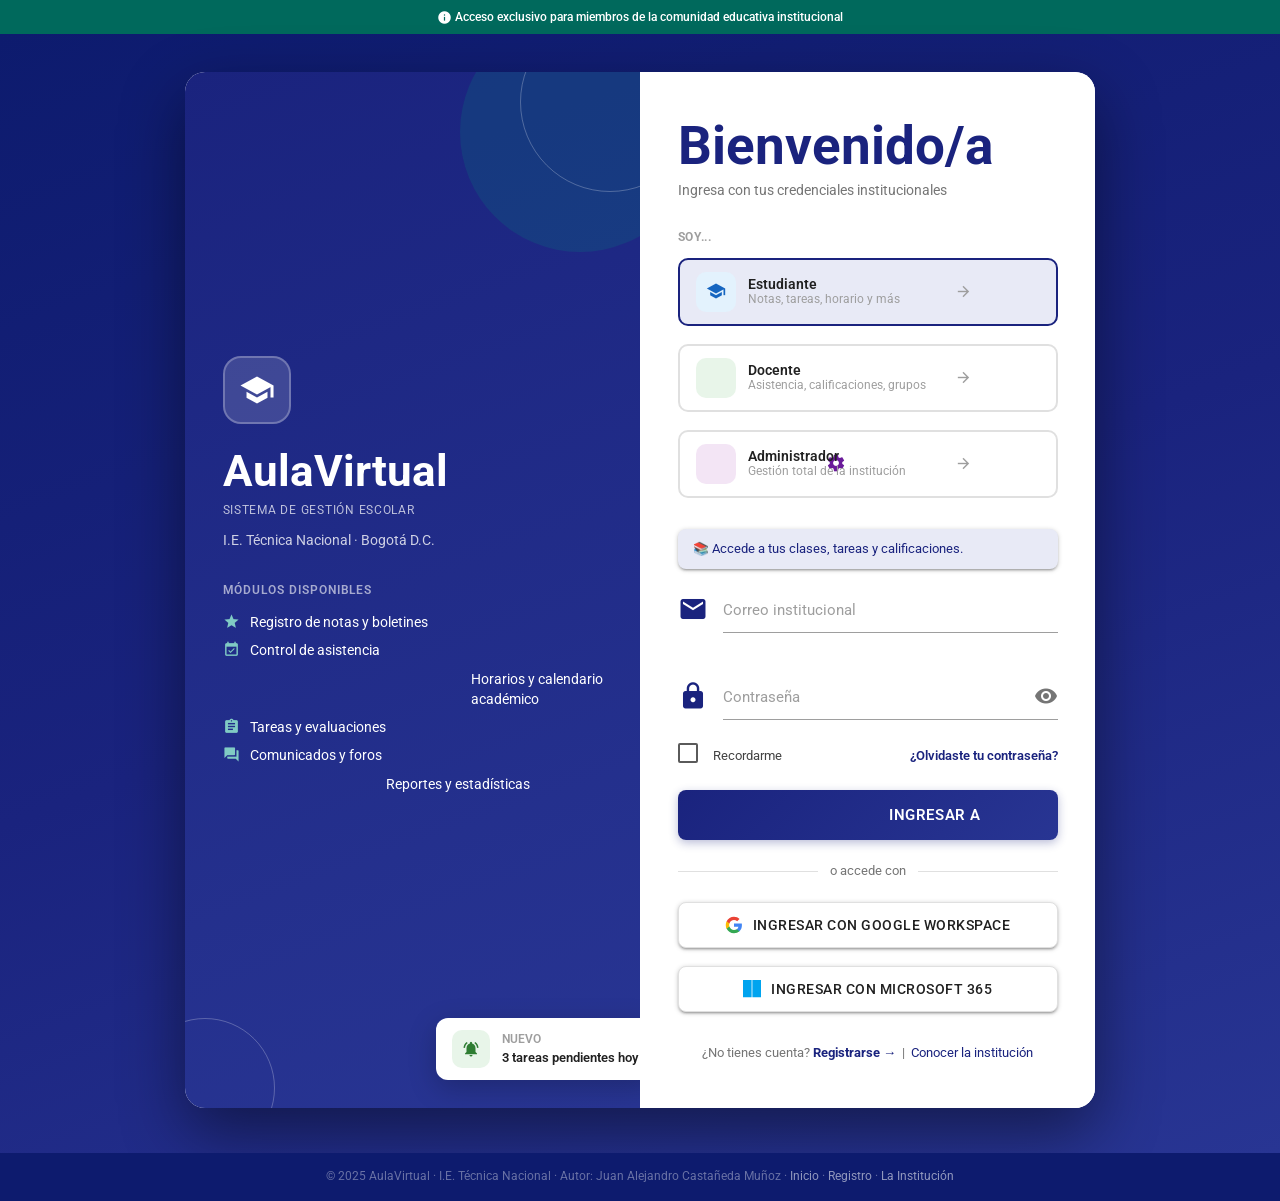
<file: login.html>
<!DOCTYPE html>
<html lang="es">
<head>
  <meta charset="UTF-8">
  <meta name="viewport" content="width=device-width, initial-scale=1.0">
  <meta name="author" content="Juan Alejandro Castañeda Muñoz">
  <title>Iniciar Sesión | AulaVirtual</title>
  <link href="https://fonts.googleapis.com/icon?family=Material+Icons" rel="stylesheet">
  <link href="https://fonts.googleapis.com/css2?family=Roboto:wght@300;400;500;700&display=swap" rel="stylesheet">
  <link rel="stylesheet" href="https://cdnjs.cloudflare.com/ajax/libs/materialize/1.0.0/css/materialize.min.css">
  <link rel="stylesheet" href="css/estilos.css">
  <style>
    body { margin: 0; }

    /* Anillos decorativos animados */
    @keyframes pulse-ring {
      0%   { transform: scale(1);   opacity: .5; }
      100% { transform: scale(1.9); opacity: 0;  }
    }
    .ring {
      position: absolute; border-radius: 50%;
      border: 1.5px solid rgba(255,255,255,.25);
      animation: pulse-ring 4s ease-out infinite;
    }

    /* Notificación flotante */
    .floating-notif {
      position: absolute;
      background: #fff; border-radius: 12px;
      padding: 12px 16px;
      box-shadow: 0 8px 28px rgba(0,0,0,.22);
      display: flex; align-items: center; gap: 12px;
      min-width: 220px;
    }
    .notif-dot { width: 10px; height: 10px; border-radius: 50%; flex-shrink: 0; }

    /* Barra de notificación arriba */
    .top-bar {
      background: #00695C; color: #fff;
      text-align: center; padding: 8px;
      font-size: .82rem; font-weight: 500;
    }

    /* OTP inputs */
    .otp-box {
      width: 46px; height: 54px;
      border: 2px solid #C5CAE9; border-radius: 10px;
      text-align: center; font-size: 1.4rem; font-weight: 700;
      color: #1A237E; outline: none;
      transition: border-color .25s, box-shadow .25s;
    }
    .otp-box:focus {
      border-color: #1A237E;
      box-shadow: 0 0 0 3px rgba(26,35,126,.18);
    }
  </style>
</head>
<body>

<!-- Barra superior de aviso -->
<div class="top-bar">
  <i class="material-icons tiny" style="vertical-align:middle;">info</i>
  Acceso exclusivo para miembros de la comunidad educativa institucional
</div>

<!-- LOGIN PAGE -->
<div class="login-page">
  <div style="width:100%;max-width:940px;padding:0 1rem;">
    <div class="card login-card">

      <!-- PANEL IZQUIERDO VISUAL -->
      <div class="login-left" style="position:relative;overflow:hidden;">
        <!-- Anillos decorativos -->
        <div class="ring" style="width:180px;height:180px;top:-60px;right:-60px;"></div>
        <div class="ring" style="width:140px;height:140px;bottom:-50px;left:-50px;animation-delay:2s;"></div>

        <!-- Logo -->
        <div style="width:68px;height:68px;background:rgba(255,255,255,.15);border-radius:18px;display:flex;align-items:center;justify-content:center;margin-bottom:1.5rem;border:2px solid rgba(255,255,255,.25);">
          <i class="material-icons white-text" style="font-size:2.4rem;">school</i>
        </div>

        <h3 style="font-weight:700;margin:0 0 .4rem;">AulaVirtual</h3>
        <p style="font-size:.82rem;opacity:.7;margin:0 0 .6rem;text-transform:uppercase;letter-spacing:.06em;">
          Sistema de Gestión Escolar
        </p>
        <p style="opacity:.78;font-size:.95rem;margin:0 0 2rem;line-height:1.7;">
          I.E. Técnica Nacional · Bogotá D.C.
        </p>

        <!-- Lista de módulos disponibles -->
        <div style="margin-bottom:2rem;">
          <p style="font-size:.78rem;text-transform:uppercase;letter-spacing:.08em;opacity:.6;margin:0 0 .8rem;font-weight:600;">
            Módulos disponibles
          </p>
          <div style="display:flex;flex-direction:column;gap:8px;">
            <div style="display:flex;align-items:center;gap:10px;font-size:.9rem;">
              <i class="material-icons" style="color:#80CBC4;font-size:1.1rem;">grade</i>
              <span>Registro de notas y boletines</span>
            </div>
            <div style="display:flex;align-items:center;gap:10px;font-size:.9rem;">
              <i class="material-icons" style="color:#80CBC4;font-size:1.1rem;">event_available</i>
              <span>Control de asistencia</span>
            </div>
            <div style="display:flex;align-items:center;gap:10px;font-size:.9rem;">
              <i class="material-icons" style="color:#80CBC4;font-size:1.1rem;">calendar_month</i>
              <span>Horarios y calendario académico</span>
            </div>
            <div style="display:flex;align-items:center;gap:10px;font-size:.9rem;">
              <i class="material-icons" style="color:#80CBC4;font-size:1.1rem;">assignment</i>
              <span>Tareas y evaluaciones</span>
            </div>
            <div style="display:flex;align-items:center;gap:10px;font-size:.9rem;">
              <i class="material-icons" style="color:#80CBC4;font-size:1.1rem;">forum</i>
              <span>Comunicados y foros</span>
            </div>
            <div style="display:flex;align-items:center;gap:10px;font-size:.9rem;">
              <i class="material-icons" style="color:#80CBC4;font-size:1.1rem;">bar_chart</i>
              <span>Reportes y estadísticas</span>
            </div>
          </div>
        </div>

        <!-- Notificación flotante -->
        <div class="floating-notif" style="bottom:28px;right:-16px;">
          <div style="width:38px;height:38px;border-radius:10px;background:#E8F5E9;display:flex;align-items:center;justify-content:center;flex-shrink:0;">
            <i class="material-icons" style="color:#2E7D32;font-size:1.2rem;">notifications_active</i>
          </div>
          <div>
            <div style="font-size:.78rem;color:#9E9E9E;font-weight:600;">NUEVO</div>
            <div style="font-size:.85rem;font-weight:600;color:#212121;">3 tareas pendientes hoy</div>
          </div>
        </div>
      </div>

      <!-- FORMULARIO DERECHO -->
      <div class="login-right">

        <div style="margin-bottom:1.8rem;">
          <h2 style="margin:0 0 .3rem;">Bienvenido/a</h2>
          <p style="color:#757575;margin:0;font-size:.92rem;">
            Ingresa con tus credenciales institucionales
          </p>
        </div>

        <!-- SELECCIÓN DE ROL -->
        <p style="font-size:.8rem;font-weight:700;text-transform:uppercase;letter-spacing:.06em;color:#9E9E9E;margin-bottom:.8rem;">
          Soy...
        </p>
        <input type="hidden" id="selected-role" value="estudiante">
        <div style="display:flex;flex-direction:column;gap:8px;margin-bottom:1.4rem;">

          <button class="role-selector-btn selected" data-role="estudiante" type="button">
            <div class="rs-icon" style="background:#E3F2FD;">
              <i class="material-icons" style="color:#1565C0;font-size:1.3rem;">school</i>
            </div>
            <div>
              <div style="font-weight:600;font-size:.9rem;color:#212121;">Estudiante</div>
              <div style="font-size:.78rem;color:#9E9E9E;">Notas, tareas, horario y más</div>
            </div>
            <i class="material-icons" style="margin-left:auto;color:#9E9E9E;font-size:1.1rem;">arrow_forward_ios</i>
          </button>

          <button class="role-selector-btn" data-role="docente" type="button">
            <div class="rs-icon" style="background:#E8F5E9;">
              <i class="material-icons" style="color:#2E7D32;font-size:1.3rem;">cast_for_education</i>
            </div>
            <div>
              <div style="font-weight:600;font-size:.9rem;color:#212121;">Docente</div>
              <div style="font-size:.78rem;color:#9E9E9E;">Asistencia, calificaciones, grupos</div>
            </div>
            <i class="material-icons" style="margin-left:auto;color:#9E9E9E;font-size:1.1rem;">arrow_forward_ios</i>
          </button>

          <button class="role-selector-btn" data-role="admin" type="button">
            <div class="rs-icon" style="background:#F3E5F5;">
              <i class="material-icons" style="color:#6A1B9A;font-size:1.3rem;">admin_panel_settings</i>
            </div>
            <div>
              <div style="font-weight:600;font-size:.9rem;color:#212121;">Administrador</div>
              <div style="font-size:.78rem;color:#9E9E9E;">Gestión total de la institución</div>
            </div>
            <i class="material-icons" style="margin-left:auto;color:#9E9E9E;font-size:1.1rem;">arrow_forward_ios</i>
          </button>

        </div>

        <!-- Hint del rol seleccionado -->
        <div id="role-hint-box" class="card-panel" style="background:#E8EAF6;padding:.7rem 1rem;border-radius:8px;margin-bottom:1.2rem;">
          <p style="margin:0;font-size:.85rem;color:#1A237E;" id="role-hint">
            📚 Accede a tus clases, tareas y calificaciones.
          </p>
        </div>

        <!-- FORMULARIO LOGIN -->
        <form id="form-login" novalidate>

          <div class="input-field">
            <i class="material-icons prefix" style="color:#1A237E;">email</i>
            <input id="login-email" type="email" class="validate" required>
            <label for="login-email">Correo institucional</label>
            <span class="helper-text" data-error="Correo inválido"></span>
          </div>

          <div class="input-field" style="position:relative;">
            <i class="material-icons prefix" style="color:#1A237E;">lock</i>
            <input id="login-password" type="password" class="validate" required>
            <label for="login-password">Contraseña</label>
            <i class="material-icons pw-toggle suffix"
               data-target="login-password"
               style="position:absolute;right:0;top:10px;cursor:pointer;color:#9E9E9E;">
              visibility
            </i>
          </div>

          <!-- Recordar + Olvidé -->
          <div style="display:flex;justify-content:space-between;align-items:center;margin:.4rem 0 1.5rem;">
            <label style="display:flex;align-items:center;gap:6px;cursor:pointer;">
              <input type="checkbox" class="filled-in" id="remember">
              <span style="font-size:.88rem;color:#424242;">Recordarme</span>
            </label>
            <a href="#modal-forgot" class="modal-trigger" style="color:#1A237E;font-size:.88rem;font-weight:600;">
              ¿Olvidaste tu contraseña?
            </a>
          </div>

          <!-- Botón ingresar -->
          <button type="submit" id="btn-login" class="btn-large waves-effect waves-light btn-av btn-av-full">
            <i class="material-icons left">login</i>
            Ingresar a AulaVirtual
          </button>

        </form>

        <!-- Divider -->
        <div class="form-divider" style="margin:1.4rem 0;">o accede con</div>

        <!-- Botones sociales -->
        <div style="display:flex;flex-direction:column;gap:8px;margin-bottom:1.4rem;">
          <a href="#" class="btn waves-effect social-btn">
            <svg width="18" height="18" viewBox="0 0 24 24">
              <path fill="#4285F4" d="M22.56 12.25c0-.78-.07-1.53-.2-2.25H12v4.26h5.92c-.26 1.37-1.04 2.53-2.21 3.31v2.77h3.57c2.08-1.92 3.28-4.74 3.28-8.09z"/>
              <path fill="#34A853" d="M12 23c2.97 0 5.46-.98 7.28-2.66l-3.57-2.77c-.98.66-2.23 1.06-3.71 1.06-2.86 0-5.29-1.93-6.16-4.53H2.18v2.84C3.99 20.53 7.7 23 12 23z"/>
              <path fill="#FBBC05" d="M5.84 14.09c-.22-.66-.35-1.36-.35-2.09s.13-1.43.35-2.09V7.07H2.18C1.43 8.55 1 10.22 1 12s.43 3.45 1.18 4.93l2.85-2.22.81-.62z"/>
              <path fill="#EA4335" d="M12 5.38c1.62 0 3.06.56 4.21 1.64l3.15-3.15C17.45 2.09 14.97 1 12 1 7.7 1 3.99 3.47 2.18 7.07l3.66 2.84c.87-2.6 3.3-4.53 6.16-4.53z"/>
            </svg>
            Ingresar con Google Workspace
          </a>
          <a href="#" class="btn waves-effect social-btn">
            <svg width="18" height="18" viewBox="0 0 23 23" fill="none">
              <path d="M11 11H0v11h11V11zM23 11H12v11h11V11zM11 0H0v11h11V0zM23 0H12v11h11V0z" fill="#00A4EF"/>
            </svg>
            Ingresar con Microsoft 365
          </a>
        </div>

        <!-- Registro -->
        <p style="text-align:center;color:#757575;font-size:.88rem;margin:0;">
          ¿No tienes cuenta?
          <a href="registro.html" style="color:#1A237E;font-weight:700;">Registrarse →</a>
          &nbsp;|&nbsp;
          <a href="informacion.html" style="color:#1A237E;">Conocer la institución</a>
        </p>

      </div><!-- fin login-right -->
    </div><!-- fin login-card -->
  </div>
</div>

<!-- MODAL: Recuperar contraseña -->
<div id="modal-forgot" class="modal" style="max-width:480px;border-radius:16px;overflow:hidden;">
  <div class="modal-content" style="padding:0;">

    <!-- Header modal -->
    <div style="background:linear-gradient(135deg,#1A237E,#283593);padding:2rem;text-align:center;color:#fff;">
      <div style="width:60px;height:60px;background:rgba(255,255,255,.15);border-radius:50%;display:flex;align-items:center;justify-content:center;margin:0 auto 1rem;">
        <i class="material-icons" style="font-size:2rem;">lock_reset</i>
      </div>
      <h5 style="font-weight:700;margin:0;">Recuperar contraseña</h5>
      <p style="opacity:.78;font-size:.88rem;margin:.3rem 0 0;">Te enviaremos un código de 6 dígitos</p>
    </div>

    <div style="padding:1.8rem;">

      <!-- Paso 1: Email -->
      <div id="step-email">
        <div class="input-field">
          <i class="material-icons prefix" style="color:#1A237E;">email</i>
          <input id="forgot-email" type="email" class="validate">
          <label for="forgot-email">Correo institucional registrado</label>
        </div>

        <!-- Botones de acción -->
        <div style="display:flex;flex-direction:column;gap:10px;margin-top:1rem;">
          <button class="btn waves-effect waves-light btn-av btn-av-full"
                  onclick="showStep('otp')">
            <i class="material-icons left">send</i>Enviar código de verificación
          </button>
          <button class="btn waves-effect btn-flat btn-pill"
                  style="border:1.5px solid #1A237E;color:#1A237E;height:46px;line-height:46px;"
                  onclick="showStep('phone')">
            <i class="material-icons left">sms</i>Enviar por SMS
          </button>
        </div>
      </div>

      <!-- Paso 2: OTP -->
      <div id="step-otp" style="display:none;">
        <p style="text-align:center;color:#424242;margin-bottom:.5rem;font-size:.92rem;">
          Código enviado a <strong id="masked-email-show">***@***.edu.co</strong>
        </p>
        <p style="text-align:center;color:#9E9E9E;font-size:.82rem;margin-bottom:1.5rem;">
          El código expira en <strong id="countdown" style="color:#C62828;">05:00</strong>
        </p>
        <div style="display:flex;justify-content:center;gap:8px;margin-bottom:1.5rem;">
          <input type="text" maxlength="1" class="otp-box" oninput="nextOtp(this,1)">
          <input type="text" maxlength="1" class="otp-box" oninput="nextOtp(this,2)">
          <input type="text" maxlength="1" class="otp-box" oninput="nextOtp(this,3)">
          <input type="text" maxlength="1" class="otp-box" oninput="nextOtp(this,4)">
          <input type="text" maxlength="1" class="otp-box" oninput="nextOtp(this,5)">
          <input type="text" maxlength="1" class="otp-box" oninput="nextOtp(this,6)">
        </div>
        <div style="display:flex;flex-direction:column;gap:10px;">
          <button class="btn waves-effect waves-light btn-av btn-av-full"
                  onclick="showStep('new-pass')">
            <i class="material-icons left">verified</i>Verificar código
          </button>
          <button class="btn waves-effect btn-flat" style="color:#757575;"
                  onclick="showStep('email')">
            ← Volver / Reenviar código
          </button>
        </div>
      </div>

      <!-- Paso 2 alt: SMS -->
      <div id="step-phone" style="display:none;">
        <div class="input-field">
          <i class="material-icons prefix" style="color:#1A237E;">phone</i>
          <input id="phone-recovery" type="tel">
          <label for="phone-recovery">Número de celular registrado</label>
        </div>
        <div style="display:flex;flex-direction:column;gap:10px;">
          <button class="btn waves-effect waves-light btn-av btn-av-full"
                  onclick="showStep('otp')">
            <i class="material-icons left">sms</i>Enviar código por SMS
          </button>
          <button class="btn waves-effect btn-flat" style="color:#757575;"
                  onclick="showStep('email')">← Volver
          </button>
        </div>
      </div>

      <!-- Paso 3: Nueva contraseña -->
      <div id="step-new-pass" style="display:none;">
        <div class="input-field" style="position:relative;">
          <i class="material-icons prefix" style="color:#1A237E;">lock</i>
          <input id="new-pass1" type="password" class="validate" minlength="8">
          <label for="new-pass1">Nueva contraseña (mín. 8 caracteres)</label>
          <i class="material-icons pw-toggle suffix" data-target="new-pass1"
             style="position:absolute;right:0;top:10px;cursor:pointer;color:#9E9E9E;">visibility</i>
        </div>
        <div class="input-field" style="position:relative;">
          <i class="material-icons prefix" style="color:#1A237E;">lock_reset</i>
          <input id="new-pass2" type="password" class="validate" minlength="8">
          <label for="new-pass2">Confirmar nueva contraseña</label>
          <i class="material-icons pw-toggle suffix" data-target="new-pass2"
             style="position:absolute;right:0;top:10px;cursor:pointer;color:#9E9E9E;">visibility</i>
        </div>
        <button class="btn waves-effect waves-light btn-av btn-av-full"
                onclick="finishReset()">
          <i class="material-icons left">check_circle</i>Actualizar contraseña
        </button>
      </div>

    </div><!-- fin padding -->
  </div><!-- fin modal-content -->
  <div class="modal-footer">
    <a href="#!" class="modal-close waves-effect btn-flat grey-text">
      Cancelar
    </a>
  </div>
</div>

<!-- Footer mínimo -->
<div style="background:#0D1B6E;padding:1rem;text-align:center;position:relative;z-index:5;">
  <p style="color:rgba(255,255,255,.38);margin:0;font-size:.78rem;">
    © 2025 AulaVirtual · I.E. Técnica Nacional · Autor: Juan Alejandro Castañeda Muñoz ·
    <a href="index.html" style="color:rgba(255,255,255,.55);">Inicio</a> ·
    <a href="registro.html" style="color:rgba(255,255,255,.55);">Registro</a> ·
    <a href="informacion.html" style="color:rgba(255,255,255,.55);">La Institución</a>
  </p>
</div>

<script src="https://cdnjs.cloudflare.com/ajax/libs/materialize/1.0.0/js/materialize.min.js"></script>
<script src="js/scripts.js"></script>
<script>
  // Pasos del modal de recuperación
  function showStep(step) {
    ['email','otp','phone','new-pass'].forEach(s => {
      const el = document.getElementById('step-' + s);
      if (el) el.style.display = s === step ? '' : 'none';
    });
    // Mostrar email enmascarado
    if (step === 'otp') {
      const em = document.getElementById('forgot-email')?.value || '';
      const masked = em.replace(/(.{2})(.*)(@.*)/, '$1***$3');
      const mEl = document.getElementById('masked-email-show');
      if (mEl) mEl.textContent = masked || '***@***.edu.co';
      startCountdown();
    }
  }

  // OTP: pasar al siguiente input
  function nextOtp(el, pos) {
    if (el.value.length === 1) {
      const inputs = document.querySelectorAll('.otp-box');
      if (pos < inputs.length) inputs[pos].focus();
    }
  }

  // Countdown 5 minutos
  function startCountdown() {
    let secs = 300;
    const el = document.getElementById('countdown');
    const t = setInterval(() => {
      secs--;
      if (secs <= 0) { clearInterval(t); if (el) el.textContent = '00:00'; return; }
      const m = String(Math.floor(secs/60)).padStart(2,'0');
      const s = String(secs%60).padStart(2,'0');
      if (el) el.textContent = `${m}:${s}`;
    }, 1000);
  }

  // Finalizar reset
  function finishReset() {
    const p1 = document.getElementById('new-pass1')?.value;
    const p2 = document.getElementById('new-pass2')?.value;
    if (!p1 || p1.length < 8) {
      M.toast({ html: '⚠️ Contraseña muy corta (mín. 8 caracteres).', classes: 'orange darken-2 rounded' });
      return;
    }
    if (p1 !== p2) {
      M.toast({ html: '⚠️ Las contraseñas no coinciden.', classes: 'red darken-1 rounded' });
      return;
    }
    M.toast({ html: '✅ Contraseña actualizada. ¡Inicia sesión!', classes: 'teal darken-1 rounded', displayLength: 3200 });
    setTimeout(() => {
      document.querySelector('#modal-forgot .modal-close')?.click();
      showStep('email');
    }, 3400);
  }
</script>
</body>
</html>
</file>
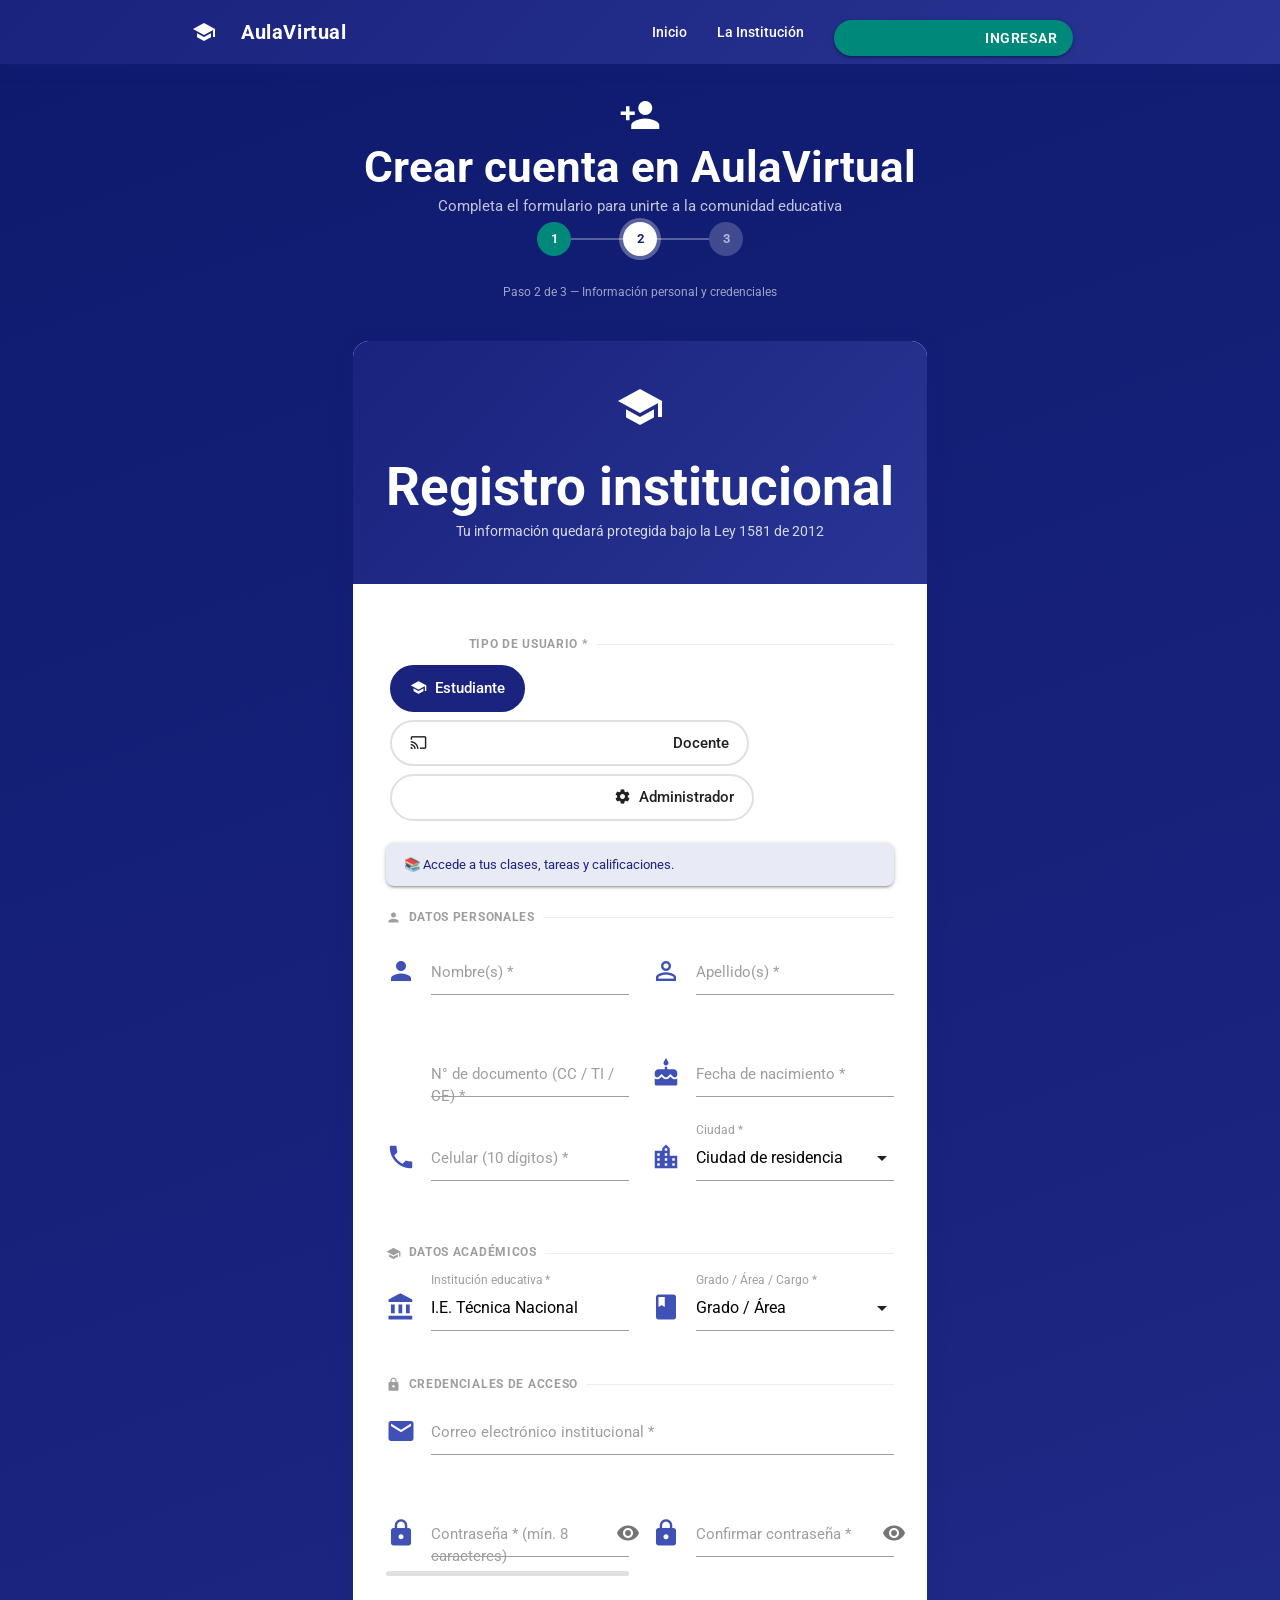
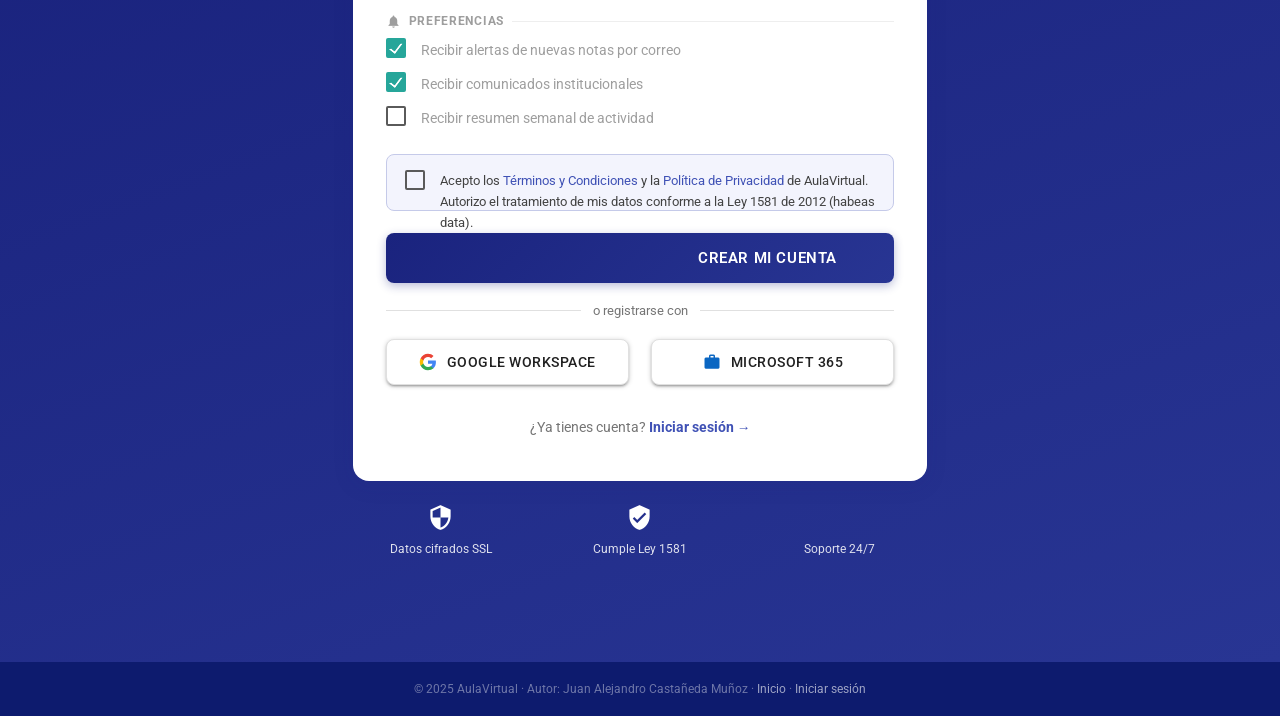
<file: registro.html>
<!DOCTYPE html>
<html lang="es">
<head>
  <meta charset="UTF-8">
  <meta name="viewport" content="width=device-width, initial-scale=1.0">
  <meta name="author" content="Juan Alejandro Castañeda Muñoz">
  <title>Registro de Usuario | AulaVirtual</title>
  <link href="https://fonts.googleapis.com/icon?family=Material+Icons" rel="stylesheet">
  <link href="https://fonts.googleapis.com/css2?family=Roboto:wght@300;400;500;700&display=swap" rel="stylesheet">
  <link rel="stylesheet" href="https://cdnjs.cloudflare.com/ajax/libs/materialize/1.0.0/css/materialize.min.css">
  <link rel="stylesheet" href="css/estilos.css">
  <style>
    .reg-bg {
      min-height: 100vh;
      background: linear-gradient(160deg, #0D1B6E 0%, #1A237E 55%, #283593 100%);
      padding: 2rem 0 4rem;
    }
    .step-indicator { display:flex; align-items:center; justify-content:center; margin-bottom:1.8rem; gap:0; }
    .step-dot {
      width: 34px; height: 34px; border-radius: 50%;
      display: flex; align-items: center; justify-content: center;
      font-weight: 700; font-size: .88rem; transition: all .3s;
    }
    .step-line { width: 52px; height: 2px; background: rgba(255,255,255,.3); }
    .step-dot.done    { background: #00897B; color: #fff; }
    .step-dot.current { background: #fff; color: #1A237E; box-shadow: 0 0 0 4px rgba(255,255,255,.3); }
    .step-dot.pending { background: rgba(255,255,255,.2); color: rgba(255,255,255,.6); }
    .rol-chip {
      display: inline-flex; align-items: center; gap: 8px;
      padding: 10px 18px; border-radius: 99px;
      border: 2px solid #e0e0e0; cursor: pointer;
      transition: all .28s; font-weight: 500; margin: 4px;
      user-select: none; background: #fff;
    }
    .rol-chip:hover, .rol-chip.selected {
      background: var(--av-primary); color: #fff; border-color: var(--av-primary);
    }
    .section-label {
      font-size: .78rem; font-weight: 700; text-transform: uppercase;
      letter-spacing: .06em; color: #9E9E9E; margin: 1.5rem 0 .5rem;
      display: flex; align-items: center; gap: 8px;
    }
    .section-label::after { content:''; flex:1; height:1px; background:#eee; }
  </style>
</head>
<body>

<!-- SIDENAV -->
<ul class="sidenav" id="side-nav">
  <li><a href="index.html"       ><i class="material-icons">home</i>Inicio</a></li>
  <li><a href="informacion.html" ><i class="material-icons">info</i>La Institución</a></li>
  <li><a href="login.html"       ><i class="material-icons">login</i>Iniciar sesión</a></li>
</ul>

<!-- NAVBAR -->
<nav class="av-nav">
  <div class="nav-wrapper container">
    <a href="#" data-target="side-nav" class="sidenav-trigger"><i class="material-icons">menu</i></a>
    <a href="index.html" class="brand-logo"><i class="material-icons">school</i> AulaVirtual</a>
    <ul class="right hide-on-med-and-down">
      <li><a href="index.html">Inicio</a></li>
      <li><a href="informacion.html">La Institución</a></li>
      <li>
        <a href="login.html" class="btn waves-effect waves-light btn-pill btn-accent"
           style="margin-top:10px;">
          <i class="material-icons left">login</i>Ingresar
        </a>
      </li>
    </ul>
  </div>
</nav>

<!-- FORMULARIO -->
<div class="reg-bg">
  <div class="container">

    <!-- Cabecera -->
    <div class="row">
      <div class="col s12 center-align" style="margin-bottom:.8rem;">
        <i class="material-icons white-text" style="font-size:2.8rem;margin-bottom:.3rem;">person_add</i>
        <h3 class="white-text" style="font-weight:700;margin:0;">Crear cuenta en AulaVirtual</h3>
        <p class="white-text" style="opacity:.75;margin:.3rem 0;">
          Completa el formulario para unirte a la comunidad educativa
        </p>

        <!-- Indicador de pasos -->
        <div class="step-indicator">
          <div class="step-dot done">1</div>
          <div class="step-line"></div>
          <div class="step-dot current">2</div>
          <div class="step-line"></div>
          <div class="step-dot pending">3</div>
        </div>
        <p class="white-text" style="opacity:.6;font-size:.82rem;margin:0;">
          Paso 2 de 3 — Información personal y credenciales
        </p>
      </div>
    </div>

    <!-- Card principal -->
    <div class="row">
      <div class="col s12 m10 l8 offset-m1 offset-l2">
        <div class="card form-card z-depth-4">

          <!-- Header -->
          <div class="form-header">
            <div class="fh-icon"><i class="material-icons" style="font-size:3.2rem;">school</i></div>
            <h2>Registro institucional</h2>
            <p style="opacity:.82;font-size:.9rem;margin:.3rem 0;">
              Tu información quedará protegida bajo la Ley 1581 de 2012
            </p>
          </div>

          <!-- Body -->
          <div class="form-body">
            <form id="form-registro" novalidate>

              <!-- ── ROL ──────────────────────────────────── -->
              <div class="section-label"><i class="material-icons tiny">badge</i>Tipo de usuario *</div>
              <div style="margin-bottom:1.2rem;">
                <span class="rol-chip selected" onclick="selectRol(this,'estudiante')">
                  <i class="material-icons" style="font-size:1.1rem;">school</i> Estudiante
                </span>
                <span class="rol-chip" onclick="selectRol(this,'docente')">
                  <i class="material-icons" style="font-size:1.1rem;">cast_for_education</i> Docente
                </span>
                <span class="rol-chip" onclick="selectRol(this,'admin')">
                  <i class="material-icons" style="font-size:1.1rem;">admin_panel_settings</i> Administrador
                </span>
              </div>

              <!-- Hint del rol -->
              <div class="card-panel" style="background:#E8EAF6;padding:.8rem 1.2rem;border-radius:8px;margin-bottom:1rem;">
                <p style="margin:0;font-size:.88rem;color:#1A237E;" id="rol-hint">
                  📚 Accede a tus clases, tareas y calificaciones.
                </p>
              </div>

              <!-- ── DATOS PERSONALES ──────────────────────── -->
              <div class="section-label"><i class="material-icons tiny">person</i>Datos personales</div>
              <div class="row" style="margin-bottom:0;">
                <div class="input-field col s12 m6">
                  <i class="material-icons prefix indigo-text darken-4">person</i>
                  <input id="nombre" type="text" class="validate" required minlength="2">
                  <label for="nombre">Nombre(s) *</label>
                  <span class="helper-text" data-error="Campo requerido"></span>
                </div>
                <div class="input-field col s12 m6">
                  <i class="material-icons prefix indigo-text darken-4">person_outline</i>
                  <input id="apellido" type="text" class="validate" required minlength="2">
                  <label for="apellido">Apellido(s) *</label>
                </div>
              </div>

              <div class="row" style="margin-bottom:0;">
                <div class="input-field col s12 m6">
                  <i class="material-icons prefix indigo-text darken-4">badge</i>
                  <input id="documento" type="text" class="validate" required minlength="6">
                  <label for="documento">N° de documento (CC / TI / CE) *</label>
                </div>
                <div class="input-field col s12 m6">
                  <i class="material-icons prefix indigo-text darken-4">cake</i>
                  <input id="fecha_nac" type="text" class="datepicker" readonly required>
                  <label for="fecha_nac">Fecha de nacimiento *</label>
                </div>
              </div>

              <div class="row" style="margin-bottom:0;">
                <div class="input-field col s12 m6">
                  <i class="material-icons prefix indigo-text darken-4">phone</i>
                  <input id="telefono" type="tel" class="validate" pattern="[0-9]{10}" required>
                  <label for="telefono">Celular (10 dígitos) *</label>
                  <span class="helper-text" data-error="Número inválido (10 dígitos)"></span>
                </div>
                <div class="input-field col s12 m6">
                  <i class="material-icons prefix indigo-text darken-4">location_city</i>
                  <select id="municipio" required>
                    <option value="" disabled selected>Ciudad de residencia</option>
                    <option>Bogotá D.C.</option>
                    <option>Medellín</option>
                    <option>Cali</option>
                    <option>Barranquilla</option>
                    <option>Bucaramanga</option>
                    <option>Cartagena</option>
                    <option>Manizales</option>
                    <option>Pereira</option>
                    <option>Otra ciudad</option>
                  </select>
                  <label>Ciudad *</label>
                </div>
              </div>

              <!-- ── DATOS ACADÉMICOS ──────────────────────── -->
              <div class="section-label"><i class="material-icons tiny">school</i>Datos académicos</div>
              <div class="row" style="margin-bottom:0;">
                <div class="input-field col s12 m6">
                  <i class="material-icons prefix indigo-text darken-4">account_balance</i>
                  <input id="institucion" type="text" class="validate" required
                         value="I.E. Técnica Nacional">
                  <label for="institucion" class="active">Institución educativa *</label>
                </div>
                <div class="input-field col s12 m6">
                  <i class="material-icons prefix indigo-text darken-4">class</i>
                  <select id="rol-select" required>
                    <option value="" disabled selected>Grado / Área</option>
                    <optgroup label="— Estudiante —">
                      <option value="6">Grado 6°</option>
                      <option value="7">Grado 7°</option>
                      <option value="8">Grado 8°</option>
                      <option value="9">Grado 9°</option>
                      <option value="10">Grado 10°</option>
                      <option value="11">Grado 11°</option>
                    </optgroup>
                    <optgroup label="— Docente —">
                      <option value="mat">Matemáticas</option>
                      <option value="esp">Español y Literatura</option>
                      <option value="cien">Ciencias Naturales</option>
                      <option value="hist">Historia y Geografía</option>
                      <option value="inf">Informática</option>
                      <option value="ing">Inglés</option>
                    </optgroup>
                    <optgroup label="— Administrativo —">
                      <option value="coord">Coordinación académica</option>
                      <option value="recto">Rectoría</option>
                      <option value="secre">Secretaría</option>
                    </optgroup>
                  </select>
                  <label>Grado / Área / Cargo *</label>
                </div>
              </div>

              <!-- ── ACCESO ────────────────────────────────── -->
              <div class="section-label"><i class="material-icons tiny">lock</i>Credenciales de acceso</div>
              <div class="input-field">
                <i class="material-icons prefix indigo-text darken-4">email</i>
                <input id="email" type="email" class="validate" required>
                <label for="email">Correo electrónico institucional *</label>
                <span class="helper-text" data-error="Correo inválido" data-success="✓ Disponible"></span>
              </div>

              <div class="row" style="margin-bottom:0;">
                <div class="input-field col s12 m6">
                  <i class="material-icons prefix indigo-text darken-4">lock</i>
                  <input id="password" type="password" class="validate" required minlength="8">
                  <label for="password">Contraseña * (mín. 8 caracteres)</label>
                  <i class="material-icons suffix pw-toggle" data-target="password"
                     style="cursor:pointer;color:#9e9e9e;position:absolute;right:0;top:10px;">visibility</i>
                  <div style="margin-top:6px;">
                    <div style="background:#e0e0e0;height:5px;border-radius:99px;overflow:hidden;">
                      <div id="pw-bar" style="height:5px;border-radius:99px;width:0;transition:all .3s;"></div>
                    </div>
                    <small id="pw-txt" style="color:#757575;font-size:.78rem;"></small>
                  </div>
                </div>
                <div class="input-field col s12 m6">
                  <i class="material-icons prefix indigo-text darken-4">lock_reset</i>
                  <input id="confirm_password" type="password" class="validate" required>
                  <label for="confirm_password">Confirmar contraseña *</label>
                  <i class="material-icons suffix pw-toggle" data-target="confirm_password"
                     style="cursor:pointer;color:#9e9e9e;position:absolute;right:0;top:10px;">visibility</i>
                </div>
              </div>

              <!-- Notificaciones -->
              <div class="section-label"><i class="material-icons tiny">notifications</i>Preferencias</div>
              <div style="margin-bottom:1.5rem;">
                <label style="display:block;margin-bottom:.6rem;cursor:pointer;">
                  <input type="checkbox" class="filled-in" checked>
                  <span style="font-size:.9rem;">Recibir alertas de nuevas notas por correo</span>
                </label>
                <label style="display:block;margin-bottom:.6rem;cursor:pointer;">
                  <input type="checkbox" class="filled-in" checked>
                  <span style="font-size:.9rem;">Recibir comunicados institucionales</span>
                </label>
                <label style="display:block;cursor:pointer;">
                  <input type="checkbox" class="filled-in">
                  <span style="font-size:.9rem;">Recibir resumen semanal de actividad</span>
                </label>
              </div>

              <!-- Términos -->
              <div style="background:#F3F4FD;border:1px solid #C5CAE9;border-radius:8px;padding:1rem 1.2rem;margin-bottom:1.5rem;">
                <label style="display:flex;align-items:flex-start;gap:8px;cursor:pointer;">
                  <input type="checkbox" id="terminos" class="filled-in" style="margin-top:2px;">
                  <span style="font-size:.88rem;color:#424242;line-height:1.6;">
                    Acepto los <a href="#" class="indigo-text darken-4 font-weight-bold">Términos y Condiciones</a>
                    y la <a href="#" class="indigo-text darken-4">Política de Privacidad</a> de AulaVirtual.
                    Autorizo el tratamiento de mis datos conforme a la Ley 1581 de 2012 (habeas data).
                  </span>
                </label>
              </div>

              <!-- Submit -->
              <button type="submit" class="btn-large waves-effect waves-light btn-av btn-av-full">
                <i class="material-icons left">how_to_reg</i>
                Crear mi cuenta institucional
              </button>

              <!-- Divider -->
              <div class="form-divider">o registrarse con</div>

              <!-- Social -->
              <div class="row" style="margin-bottom:0;">
                <div class="col s12 m6">
                  <a href="#" class="btn waves-effect social-btn">
                    <svg width="18" height="18" viewBox="0 0 24 24">
                      <path fill="#4285F4" d="M22.56 12.25c0-.78-.07-1.53-.2-2.25H12v4.26h5.92c-.26 1.37-1.04 2.53-2.21 3.31v2.77h3.57c2.08-1.92 3.28-4.74 3.28-8.09z"/>
                      <path fill="#34A853" d="M12 23c2.97 0 5.46-.98 7.28-2.66l-3.57-2.77c-.98.66-2.23 1.06-3.71 1.06-2.86 0-5.29-1.93-6.16-4.53H2.18v2.84C3.99 20.53 7.7 23 12 23z"/>
                      <path fill="#FBBC05" d="M5.84 14.09c-.22-.66-.35-1.36-.35-2.09s.13-1.43.35-2.09V7.07H2.18C1.43 8.55 1 10.22 1 12s.43 3.45 1.18 4.93l2.85-2.22.81-.62z"/>
                      <path fill="#EA4335" d="M12 5.38c1.62 0 3.06.56 4.21 1.64l3.15-3.15C17.45 2.09 14.97 1 12 1 7.7 1 3.99 3.47 2.18 7.07l3.66 2.84c.87-2.6 3.3-4.53 6.16-4.53z"/>
                    </svg>
                    Google Workspace
                  </a>
                </div>
                <div class="col s12 m6">
                  <a href="#" class="btn waves-effect social-btn">
                    <i class="material-icons" style="color:#0A66C2;font-size:1.2rem;">work</i>
                    Microsoft 365
                  </a>
                </div>
              </div>

              <!-- Link login -->
              <p style="text-align:center;margin-top:1.5rem;color:#757575;font-size:.9rem;">
                ¿Ya tienes cuenta?
                <a href="login.html" class="indigo-text darken-4" style="font-weight:700;">
                  Iniciar sesión →
                </a>
              </p>

            </form>
          </div>
        </div>

        <!-- Garantías -->
        <div class="row" style="margin-top:1.5rem;">
          <div class="col s12 m4 center-align">
            <i class="material-icons white-text" style="font-size:1.8rem;">security</i>
            <p class="white-text" style="font-size:.82rem;margin:.2rem 0;opacity:.85;">Datos cifrados SSL</p>
          </div>
          <div class="col s12 m4 center-align">
            <i class="material-icons white-text" style="font-size:1.8rem;">verified_user</i>
            <p class="white-text" style="font-size:.82rem;margin:.2rem 0;opacity:.85;">Cumple Ley 1581</p>
          </div>
          <div class="col s12 m4 center-align">
            <i class="material-icons white-text" style="font-size:1.8rem;">support_agent</i>
            <p class="white-text" style="font-size:.82rem;margin:.2rem 0;opacity:.85;">Soporte 24/7</p>
          </div>
        </div>
      </div>
    </div>
  </div>
</div>

<!-- Footer mínimo -->
<footer style="background:#0D1B6E;padding:1.2rem 0;text-align:center;">
  <p style="color:rgba(255,255,255,.4);margin:0;font-size:.82rem;">
    © 2025 AulaVirtual · Autor: Juan Alejandro Castañeda Muñoz ·
    <a href="index.html"   style="color:rgba(255,255,255,.6);">Inicio</a> ·
    <a href="login.html"   style="color:rgba(255,255,255,.6);">Iniciar sesión</a>
  </p>
</footer>

<script src="https://cdnjs.cloudflare.com/ajax/libs/materialize/1.0.0/js/materialize.min.js"></script>
<script src="js/scripts.js"></script>
<script>
  function selectRol(el, rol) {
    document.querySelectorAll('.rol-chip').forEach(c => c.classList.remove('selected'));
    el.classList.add('selected');
  }
</script>
</body>
</html>
</file>
<file: css/estilos.css>
/* ============================================================
   AulaVirtual — Sistema de Gestión Escolar
   GA5-220501095-AA1-EV04 · Materialize CSS
   ============================================================ */

/* ── Variables CSS ───────────────────────────────────────── */
:root {
  --av-primary:    #1A237E;   /* Azul oscuro institucional   */
  --av-secondary:  #283593;   /* Azul secundario             */
  --av-accent:     #00897B;   /* Verde teal (acción)         */
  --av-warning:    #F57F17;   /* Ámbar (alertas)             */
  --av-danger:     #C62828;   /* Rojo (errores/admin)        */
  --av-student:    #1565C0;   /* Azul estudiante             */
  --av-teacher:    #2E7D32;   /* Verde docente               */
  --av-admin:      #6A1B9A;   /* Púrpura admin               */
  --av-light:      #E8EAF6;   /* Fondo claro primario        */
  --av-text:       #212121;
  --av-muted:      #757575;
  --av-border:     #E0E0E0;
  --av-shadow:     0 4px 20px rgba(26,35,126,.15);
  --av-radius:     10px;
  --av-transition: all 0.28s ease;
}

/* ── Base ────────────────────────────────────────────────── */
* { box-sizing: border-box; }
body {
  font-family: 'Roboto', sans-serif;
  color: var(--av-text);
  background: #F5F6FA;
  margin: 0;
}
a { transition: var(--av-transition); }

/* ── NAVBAR ──────────────────────────────────────────────── */
nav.av-nav {
  background: linear-gradient(135deg, var(--av-primary) 0%, var(--av-secondary) 100%) !important;
  box-shadow: 0 2px 16px rgba(26,35,126,.35) !important;
  position: sticky;
  top: 0;
  z-index: 999;
}
nav.av-nav .brand-logo {
  font-weight: 700;
  font-size: 1.35rem;
  letter-spacing: .03em;
  display: flex;
  align-items: center;
  gap: 10px;
}
nav.av-nav ul li a {
  font-weight: 500;
  font-size: .92rem;
  transition: var(--av-transition);
}
nav.av-nav ul li a:hover {
  background: rgba(255,255,255,.13) !important;
  border-radius: 4px;
}
nav.av-nav ul li.active > a {
  border-bottom: 3px solid #80CBC4;
}

/* ── HERO / PAGE BANNERS ─────────────────────────────────── */
.av-hero {
  background: linear-gradient(160deg, var(--av-primary) 0%, #283593 55%, #1565C0 100%);
  min-height: 86vh;
  display: flex;
  align-items: center;
  position: relative;
  overflow: hidden;
}
.av-hero::before {
  content: '';
  position: absolute;
  top: -80px; right: -80px;
  width: 460px; height: 460px;
  background: rgba(0,137,123,.18);
  border-radius: 50%;
}
.av-hero::after {
  content: '';
  position: absolute;
  bottom: -100px; left: -60px;
  width: 340px; height: 340px;
  background: rgba(255,255,255,.05);
  border-radius: 50%;
}
.hero-content { position: relative; z-index: 2; }
.av-hero h1 { font-size: 2.8rem; font-weight: 700; color: #fff; line-height: 1.25; }
.av-hero h1 em { font-style: normal; color: #80CBC4; }
.av-hero .lead { font-size: 1.1rem; color: rgba(255,255,255,.82); margin: 1.2rem 0 2rem; max-width: 520px; }

.page-banner {
  background: linear-gradient(135deg, var(--av-primary), var(--av-secondary));
  padding: 4rem 0 2.5rem;
  color: #fff;
}
.page-banner h1 { font-size: 2.2rem; font-weight: 700; margin: 0; }
.page-banner p  { color: rgba(255,255,255,.78); margin: .4rem 0 0; }

/* ── STAT CARDS (hero) ───────────────────────────────────── */
.av-stats {
  background: linear-gradient(135deg, #0D1B6E, var(--av-primary));
  padding: 50px 0;
  color: #fff;
}
.stat-box {
  text-align: center;
  padding: 1rem;
}
.stat-box .num {
  font-size: 2.6rem;
  font-weight: 700;
  color: #80CBC4;
  display: block;
}
.stat-box .lbl { font-size: .95rem; color: rgba(255,255,255,.78); }

/* ── ROLE BADGES ─────────────────────────────────────────── */
.role-badge {
  display: inline-flex;
  align-items: center;
  gap: 5px;
  padding: 3px 12px;
  border-radius: 99px;
  font-size: .75rem;
  font-weight: 700;
  text-transform: uppercase;
  letter-spacing: .04em;
}
.role-student { background: #E3F2FD; color: var(--av-student); }
.role-teacher { background: #E8F5E9; color: var(--av-teacher); }
.role-admin   { background: #F3E5F5; color: var(--av-admin);   }

/* ── INFO CARDS (módulos) ────────────────────────────────── */
.module-card {
  border-radius: var(--av-radius) !important;
  transition: var(--av-transition) !important;
  border: none !important;
  overflow: hidden !important;
  height: 100%;
}
.module-card:hover {
  transform: translateY(-5px);
  box-shadow: var(--av-shadow) !important;
}
.module-card .card-icon {
  width: 56px; height: 56px;
  border-radius: 14px;
  display: flex; align-items: center; justify-content: center;
  margin-bottom: 1rem;
}
.module-card .card-icon .material-icons { font-size: 1.8rem; color: #fff; }

/* ── USER ROLE CARDS (presentación) ─────────────────────── */
.role-card {
  border-radius: 16px !important;
  overflow: hidden !important;
  transition: var(--av-transition) !important;
  cursor: pointer;
}
.role-card:hover { transform: translateY(-6px); box-shadow: var(--av-shadow) !important; }
.role-card-header {
  padding: 2.5rem 1.5rem 1.5rem;
  text-align: center;
  color: #fff;
}
.role-card-header .role-avatar {
  width: 72px; height: 72px;
  border-radius: 50%;
  background: rgba(255,255,255,.2);
  display: flex; align-items: center; justify-content: center;
  margin: 0 auto 1rem;
  border: 3px solid rgba(255,255,255,.4);
}
.role-card-header .role-avatar .material-icons { font-size: 2.2rem; }
.role-card-header h5 { font-weight: 700; margin: 0 0 .3rem; }
.role-card-header p  { opacity: .82; font-size: .9rem; margin: 0; }

/* ── FORMULARIOS ─────────────────────────────────────────── */
.form-card {
  border-radius: 16px !important;
  box-shadow: var(--av-shadow) !important;
  overflow: hidden !important;
}
.form-header {
  background: linear-gradient(135deg, var(--av-primary), var(--av-secondary));
  padding: 2.5rem 2rem;
  text-align: center;
  color: #fff;
}
.form-header .fh-icon { font-size: 3.2rem; margin-bottom: .5rem; }
.form-header h2 { font-weight: 700; margin: 0; }
.form-body { padding: 2rem 2.2rem; }

.input-field input:focus + label,
.input-field textarea:focus + label,
.input-field select:focus + label { color: var(--av-primary) !important; }
.input-field input:focus,
.input-field textarea:focus {
  border-bottom: 1px solid var(--av-primary) !important;
  box-shadow: 0 1px 0 0 var(--av-primary) !important;
}
.dropdown-content li > a,
.dropdown-content li > span { color: var(--av-primary); }

/* ── BOTONES ─────────────────────────────────────────────── */
.btn-av {
  background: linear-gradient(135deg, var(--av-primary), var(--av-secondary)) !important;
  border-radius: 8px !important;
  font-weight: 600 !important;
  letter-spacing: .04em !important;
  transition: var(--av-transition) !important;
  box-shadow: 0 3px 10px rgba(26,35,126,.3) !important;
}
.btn-av:hover {
  box-shadow: 0 6px 20px rgba(26,35,126,.45) !important;
  transform: translateY(-2px);
}
.btn-av-full {
  width: 100% !important;
  height: 50px !important;
  line-height: 50px !important;
  font-size: 1rem !important;
  font-weight: 600 !important;
  border-radius: 8px !important;
}
.btn-accent {
  background: var(--av-accent) !important;
  border-radius: 8px !important;
  font-weight: 600 !important;
  transition: var(--av-transition) !important;
}
.btn-accent:hover { background: #00695C !important; transform: translateY(-1px); }
.btn-outline {
  border: 2px solid var(--av-primary) !important;
  color: var(--av-primary) !important;
  background: transparent !important;
  border-radius: 8px !important;
  font-weight: 600 !important;
  transition: var(--av-transition) !important;
}
.btn-outline:hover {
  background: var(--av-primary) !important;
  color: #fff !important;
}
.btn-pill { border-radius: 99px !important; }

/* ── TABLA DE HORARIOS / INFO ────────────────────────────── */
.av-table { border-radius: var(--av-radius); overflow: hidden; box-shadow: var(--av-shadow); }
.av-table thead { background: var(--av-primary); }
.av-table thead th { color: #fff !important; font-weight: 600; padding: 14px 16px; }
.av-table tbody tr:hover { background: var(--av-light) !important; }
.av-table tbody td { padding: 12px 16px; border-bottom: 1px solid #f0f0f0; }

/* ── TIMELINE ────────────────────────────────────────────── */
.timeline { position: relative; padding-left: 2rem; }
.timeline::before {
  content: '';
  position: absolute;
  left: 10px; top: 0; bottom: 0;
  width: 2px; background: var(--av-border);
}
.timeline-item { position: relative; margin-bottom: 1.5rem; }
.timeline-item::before {
  content: '';
  position: absolute;
  left: -1.65rem; top: 4px;
  width: 12px; height: 12px;
  border-radius: 50%;
  background: var(--av-primary);
  border: 2px solid #fff;
  box-shadow: 0 0 0 2px var(--av-primary);
}

/* ── GALERÍA / IMÁGENES ──────────────────────────────────── */
.gallery-card {
  border-radius: var(--av-radius) !important;
  overflow: hidden !important;
  transition: var(--av-transition) !important;
}
.gallery-card:hover { transform: scale(1.02); box-shadow: var(--av-shadow) !important; }
.gallery-card .img-placeholder {
  height: 180px;
  display: flex; align-items: center; justify-content: center;
  position: relative;
}
.gallery-card .img-overlay {
  position: absolute; inset: 0;
  background: linear-gradient(to top, rgba(0,0,0,.65) 0%, transparent 55%);
}
.gallery-card .img-label {
  position: absolute;
  bottom: 12px; left: 14px;
  color: #fff; font-weight: 600; font-size: .95rem; z-index: 2;
}
.gallery-card .img-label small { display: block; font-weight: 400; font-size: .8rem; opacity: .85; }

/* ── FILTROS CHIP ────────────────────────────────────────── */
.filter-chip {
  display: inline-flex; align-items: center; gap: 6px;
  padding: 7px 16px; border-radius: 99px;
  border: 1.5px solid var(--av-border); background: #fff;
  cursor: pointer; transition: var(--av-transition);
  font-size: .875rem; font-weight: 500; margin: 4px;
  user-select: none;
}
.filter-chip:hover, .filter-chip.active {
  background: var(--av-primary); color: #fff; border-color: var(--av-primary);
}

/* ── LOGIN ───────────────────────────────────────────────── */
.login-page {
  min-height: 100vh;
  background: linear-gradient(160deg, #0D1B6E 0%, var(--av-primary) 50%, var(--av-secondary) 100%);
  display: flex; align-items: center; justify-content: center;
  padding: 2rem 1rem;
}
.login-card {
  border-radius: 20px !important;
  overflow: hidden !important;
  max-width: 920px; width: 100%;
  display: flex;
  box-shadow: 0 24px 64px rgba(0,0,0,.45) !important;
}
.login-left {
  background: linear-gradient(160deg, var(--av-primary), var(--av-secondary));
  padding: 3rem 2.5rem;
  flex: 1; min-width: 280px;
  display: flex; flex-direction: column; justify-content: center;
  color: #fff; position: relative; overflow: hidden;
}
.login-left::before {
  content: '';
  position: absolute;
  top: -60px; right: -60px;
  width: 240px; height: 240px;
  background: rgba(0,137,123,.2); border-radius: 50%;
}
.login-right {
  padding: 3rem 2.5rem;
  background: #fff; flex: 1;
}
.login-right h2 { font-weight: 700; color: var(--av-primary); }
.role-selector-btn {
  display: flex; align-items: center; gap: 12px;
  padding: 12px 16px; border-radius: 10px;
  border: 2px solid var(--av-border); background: #fff;
  cursor: pointer; transition: var(--av-transition);
  margin-bottom: 10px; width: 100%;
  text-align: left;
}
.role-selector-btn:hover, .role-selector-btn.selected {
  border-color: var(--av-primary);
  background: var(--av-light);
}
.role-selector-btn .rs-icon {
  width: 40px; height: 40px; border-radius: 10px;
  display: flex; align-items: center; justify-content: center;
  flex-shrink: 0;
}
.social-btn {
  display: flex !important; align-items: center !important;
  justify-content: center !important; gap: 10px !important;
  width: 100% !important; height: 46px !important;
  border: 1.5px solid var(--av-border) !important;
  background: #fff !important; color: var(--av-text) !important;
  border-radius: 8px !important; font-weight: 500 !important;
  transition: var(--av-transition) !important; margin-bottom: 10px !important;
}
.social-btn:hover { box-shadow: 0 3px 12px rgba(0,0,0,.12) !important; }
.form-divider {
  display: flex; align-items: center; gap: 12px;
  margin: 1.2rem 0; color: var(--av-muted); font-size: .875rem;
}
.form-divider::before, .form-divider::after {
  content: ''; flex: 1; height: 1px; background: var(--av-border);
}
.pw-toggle { cursor: pointer; color: var(--av-muted) !important; }
.pw-toggle:hover { color: var(--av-primary) !important; }

/* ── PROGRESO / BARRAS ───────────────────────────────────── */
.progress-label {
  display: flex; justify-content: space-between;
  font-size: .85rem; margin-bottom: 3px;
}
.progress.av-progress { background: #e0e0e0; border-radius: 99px; height: 8px; }
.progress.av-progress .determinate { border-radius: 99px; }

/* ── FOOTER ──────────────────────────────────────────────── */
footer.av-footer {
  background: #0D1B6E !important;
  color: rgba(255,255,255,.72);
  padding: 3rem 0 1rem;
}
footer.av-footer h5 { color: #fff; font-weight: 700; margin-bottom: 1rem; }
footer.av-footer a  {
  color: rgba(255,255,255,.62); display: block;
  margin-bottom: .5rem; transition: var(--av-transition);
}
footer.av-footer a:hover { color: #80CBC4; padding-left: 4px; }
footer.av-footer .footer-bottom {
  border-top: 1px solid rgba(255,255,255,.1);
  margin-top: 2rem; padding-top: 1rem;
  text-align: center; font-size: .82rem;
  color: rgba(255,255,255,.42);
}
footer.av-footer .social-links a {
  display: inline-flex; align-items: center; justify-content: center;
  width: 38px; height: 38px; border-radius: 50%;
  background: rgba(255,255,255,.1); margin-right: 8px;
  transition: var(--av-transition); color: #fff;
}
footer.av-footer .social-links a:hover {
  background: var(--av-accent); padding-left: 0; transform: none;
}

/* ── ANIMACIONES ─────────────────────────────────────────── */
@keyframes fadeInUp {
  from { opacity: 0; transform: translateY(22px); }
  to   { opacity: 1; transform: translateY(0); }
}
.fade-up { animation: fadeInUp .55s ease both; }
.d1 { animation-delay: .1s; } .d2 { animation-delay: .2s; }
.d3 { animation-delay: .3s; } .d4 { animation-delay: .4s; }

/* ── RESPONSIVE ──────────────────────────────────────────── */
@media (max-width: 768px) {
  .av-hero h1      { font-size: 1.9rem; }
  .av-hero .lead   { font-size: .98rem; }
  .login-card      { flex-direction: column; }
  .login-left      { display: none; }
  .form-body       { padding: 1.4rem; }
  .login-right     { padding: 2rem 1.5rem; }
  .stat-box .num   { font-size: 2rem; }
}
@media (max-width: 480px) {
  .av-hero { min-height: 72vh; }
}
/* Scrollbar */
::-webkit-scrollbar { width: 5px; }
::-webkit-scrollbar-track { background: #f1f1f1; }
::-webkit-scrollbar-thumb { background: var(--av-primary); border-radius: 3px; }
</file>
